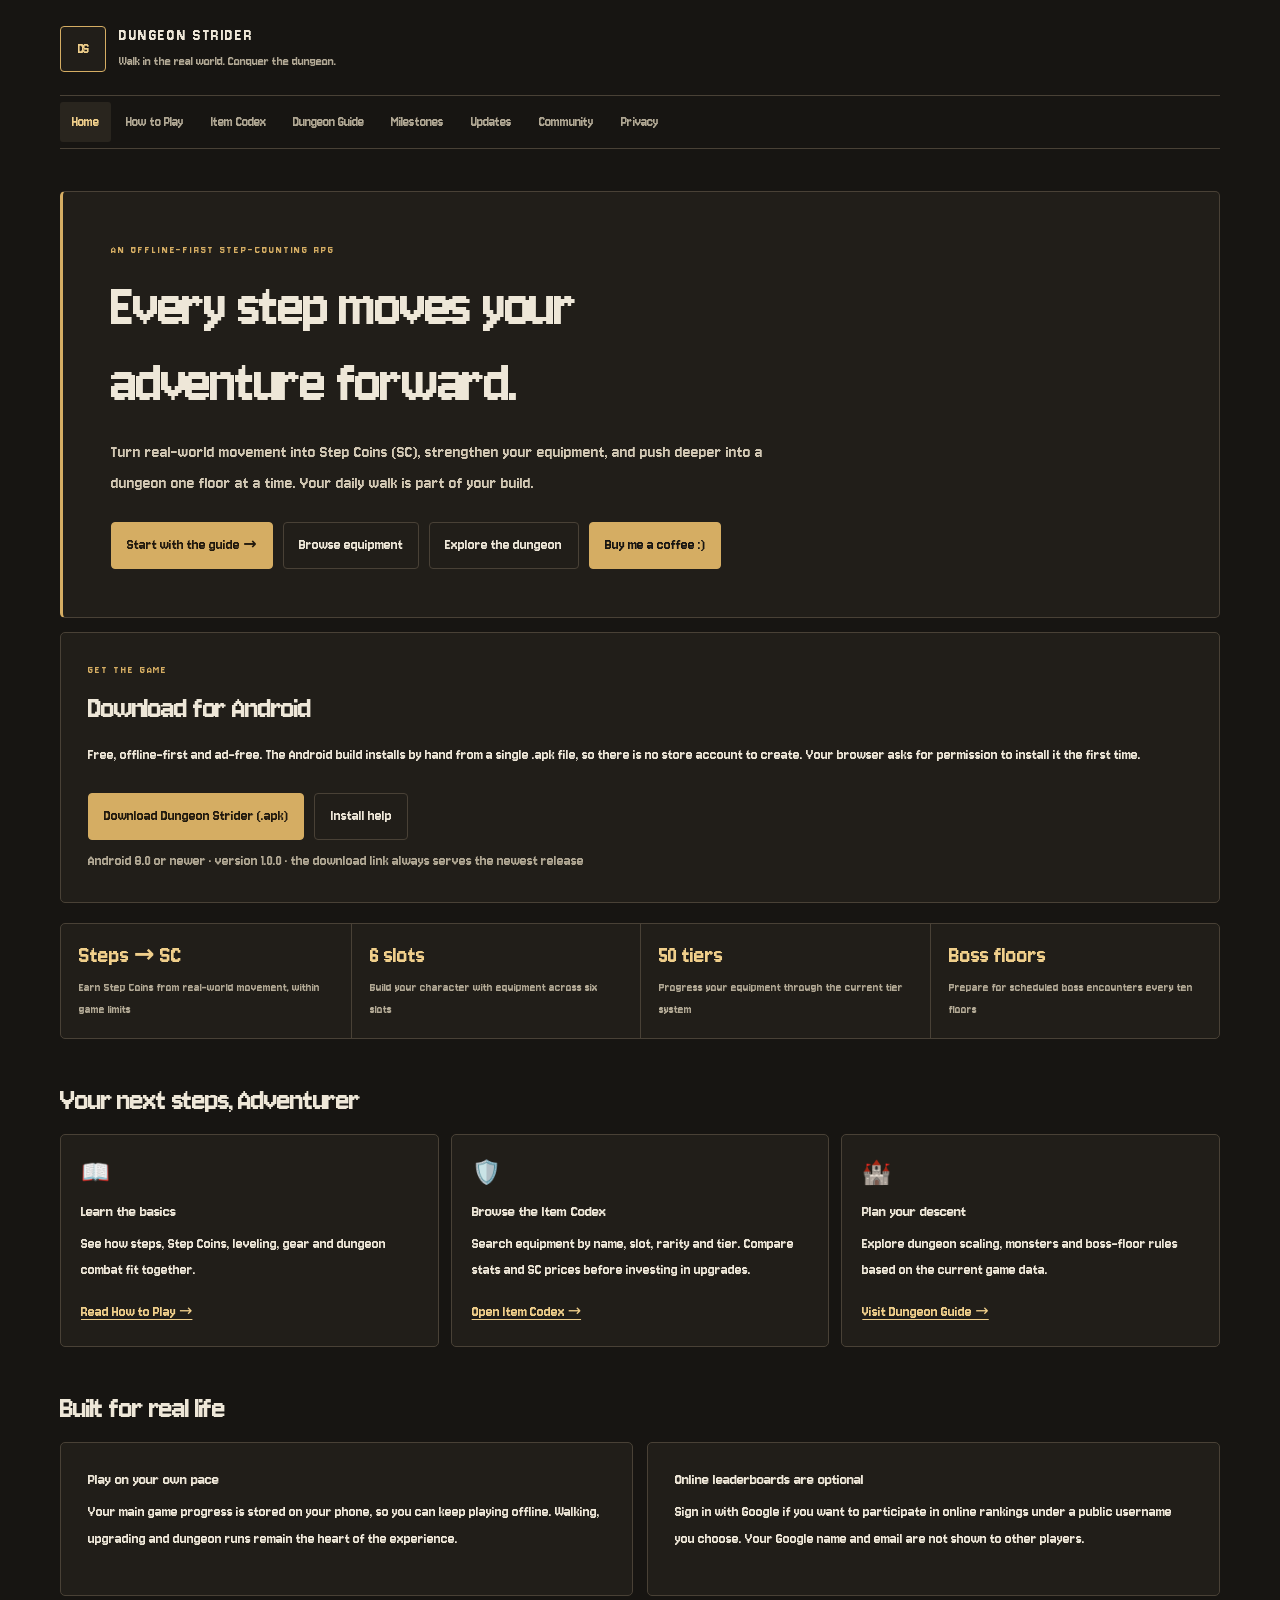
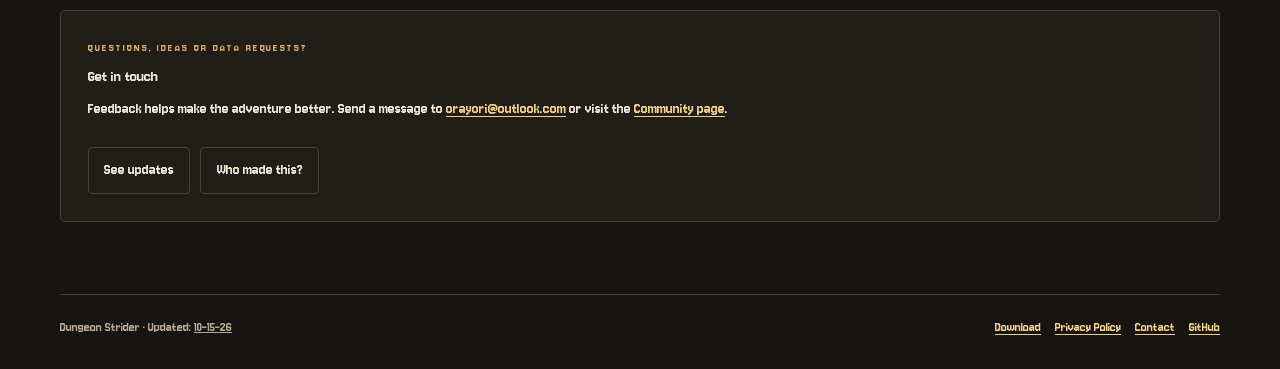
<file: index.html>
<!doctype html>
<html lang="en">
<head>
  <meta charset="utf-8">
  <meta name="viewport" content="width=device-width, initial-scale=1">
  <title>Dungeon Strider · Walk. Gear Up. Descend.</title>
  <meta name="description" content="Dungeon Strider is an offline-first step-counting RPG. Turn real-world steps into Step Coins, improve your equipment, and explore the dungeon.">
  <meta name="theme-color" content="#171512">
  <link rel="stylesheet" href="assets/site.css">
</head>
<body>
<header class="site-header">
  <div class="brand-row">
    <div class="brand-mark" aria-hidden="true">DS</div>
    <div>
      <p class="brand-name">DUNGEON STRIDER</p>
      <p class="brand-tagline">Walk in the real world. Conquer the dungeon.</p>
    </div>
  </div>
  <nav class="site-nav" aria-label="Main navigation">
    <a href="index.html" aria-current="page">Home</a>
    <a href="guide.html">How to Play</a>
    <a href="items.html">Item Codex</a>
    <a href="dungeons.html">Dungeon Guide</a>
    <a href="milestones.html">Milestones</a>
    <a href="updates.html">Updates</a>
    <a href="community.html">Community</a>
    <a href="privacy.html">Privacy</a>
  </nav>
</header>

<main class="page">
  <section class="hero">
    <p class="eyebrow">An offline-first step-counting RPG</p>
    <h1>Every step moves your adventure forward.</h1>
    <p class="lead">Turn real-world movement into Step Coins (SC), strengthen your equipment, and push deeper into a dungeon one floor at a time. Your daily walk is part of your build.</p>
    <div class="hero-actions">
      <a class="button" href="guide.html">Start with the guide →</a>
      <a class="button secondary" href="items.html">Browse equipment</a>
      <a class="button secondary" href="dungeons.html">Explore the dungeon</a>
      <a class="button coffee-button" href="https://buymeacoffee.com/orayori" target="_blank" rel="noopener noreferrer">Buy me a coffee :)</a>
    </div>
  </section>

  <section class="panel" style="margin-top:14px" aria-label="Get the game">
    <p class="eyebrow">Get the game</p>
    <h2 style="margin-top:0">Download for Android</h2>
    <p>Free, offline-first and ad-free. The Android build installs by hand from a single <strong>.apk</strong> file, so there is no store account to create. Your browser asks for permission to install it the first time.</p>
    <div class="hero-actions">
      <a class="button" href="https://github.com/Orayori/dungeon-strider-site/releases/latest/download/dungeonstrider.apk">Download Dungeon Strider (.apk)</a>
      <a class="button secondary" href="install.html">Install help</a>
    </div>
    <p class="muted" style="margin-bottom:0">Android 8.0 or newer · version 1.0.0 · the download link always serves the newest release</p>
  </section>

  <div class="stats" aria-label="Game highlights">
    <div class="stat"><strong>Steps → SC</strong><span>Earn Step Coins from real-world movement, within game limits</span></div>
    <div class="stat"><strong>6 slots</strong><span>Build your character with equipment across six slots</span></div>
    <div class="stat"><strong>50 tiers</strong><span>Progress your equipment through the current tier system</span></div>
    <div class="stat"><strong>Boss floors</strong><span>Prepare for scheduled boss encounters every ten floors</span></div>
  </div>

  <h2>Your next steps, Adventurer</h2>
  <div class="card-grid">
    <article class="info-card">
      <div class="icon" aria-hidden="true">📖</div>
      <h3>Learn the basics</h3>
      <p>See how steps, Step Coins, leveling, gear and dungeon combat fit together.</p>
      <p><a href="guide.html">Read How to Play →</a></p>
    </article>
    <article class="info-card">
      <div class="icon" aria-hidden="true">🛡️</div>
      <h3>Browse the Item Codex</h3>
      <p>Search equipment by name, slot, rarity and tier. Compare stats and SC prices before investing in upgrades.</p>
      <p><a href="items.html">Open Item Codex →</a></p>
    </article>
    <article class="info-card">
      <div class="icon" aria-hidden="true">🏰</div>
      <h3>Plan your descent</h3>
      <p>Explore dungeon scaling, monsters and boss-floor rules based on the current game data.</p>
      <p><a href="dungeons.html">Visit Dungeon Guide →</a></p>
    </article>
  </div>

  <h2>Built for real life</h2>
  <div class="two-col">
    <section class="panel">
      <h3>Play on your own pace</h3>
      <p>Your main game progress is stored on your phone, so you can keep playing offline. Walking, upgrading and dungeon runs remain the heart of the experience.</p>
    </section>
    <section class="panel">
      <h3>Online leaderboards are optional</h3>
      <p>Sign in with Google if you want to participate in online rankings under a public username you choose. Your Google name and email are not shown to other players.</p>
    </section>
  </div>

  <section class="panel" style="margin-top:14px">
    <p class="eyebrow">Questions, ideas or data requests?</p>
    <h3>Get in touch</h3>
    <p>Feedback helps make the adventure better. Send a message to <a href="mailto:orayori@outlook.com">orayori@outlook.com</a> or visit the <a href="community.html">Community page</a>.</p>
    <div class="hero-actions">
      <a class="button secondary" href="updates.html">See updates</a>
      <a class="button secondary" href="https://github.com/Orayori">Who made this?</a>
    </div>
  </section>
</main>

<footer class="site-footer">
  <span>Dungeon Strider · Updated: <u>10-15-26</u></span>
  <div class="footer-links">
    <a href="install.html">Download</a>
    <a href="privacy.html">Privacy Policy</a>
    <a href="mailto:orayori@outlook.com">Contact</a>
    <a href="https://github.com/Orayori/dungeon-strider-site">GitHub</a>
  </div>
</footer>
</body>
</html>
</file>
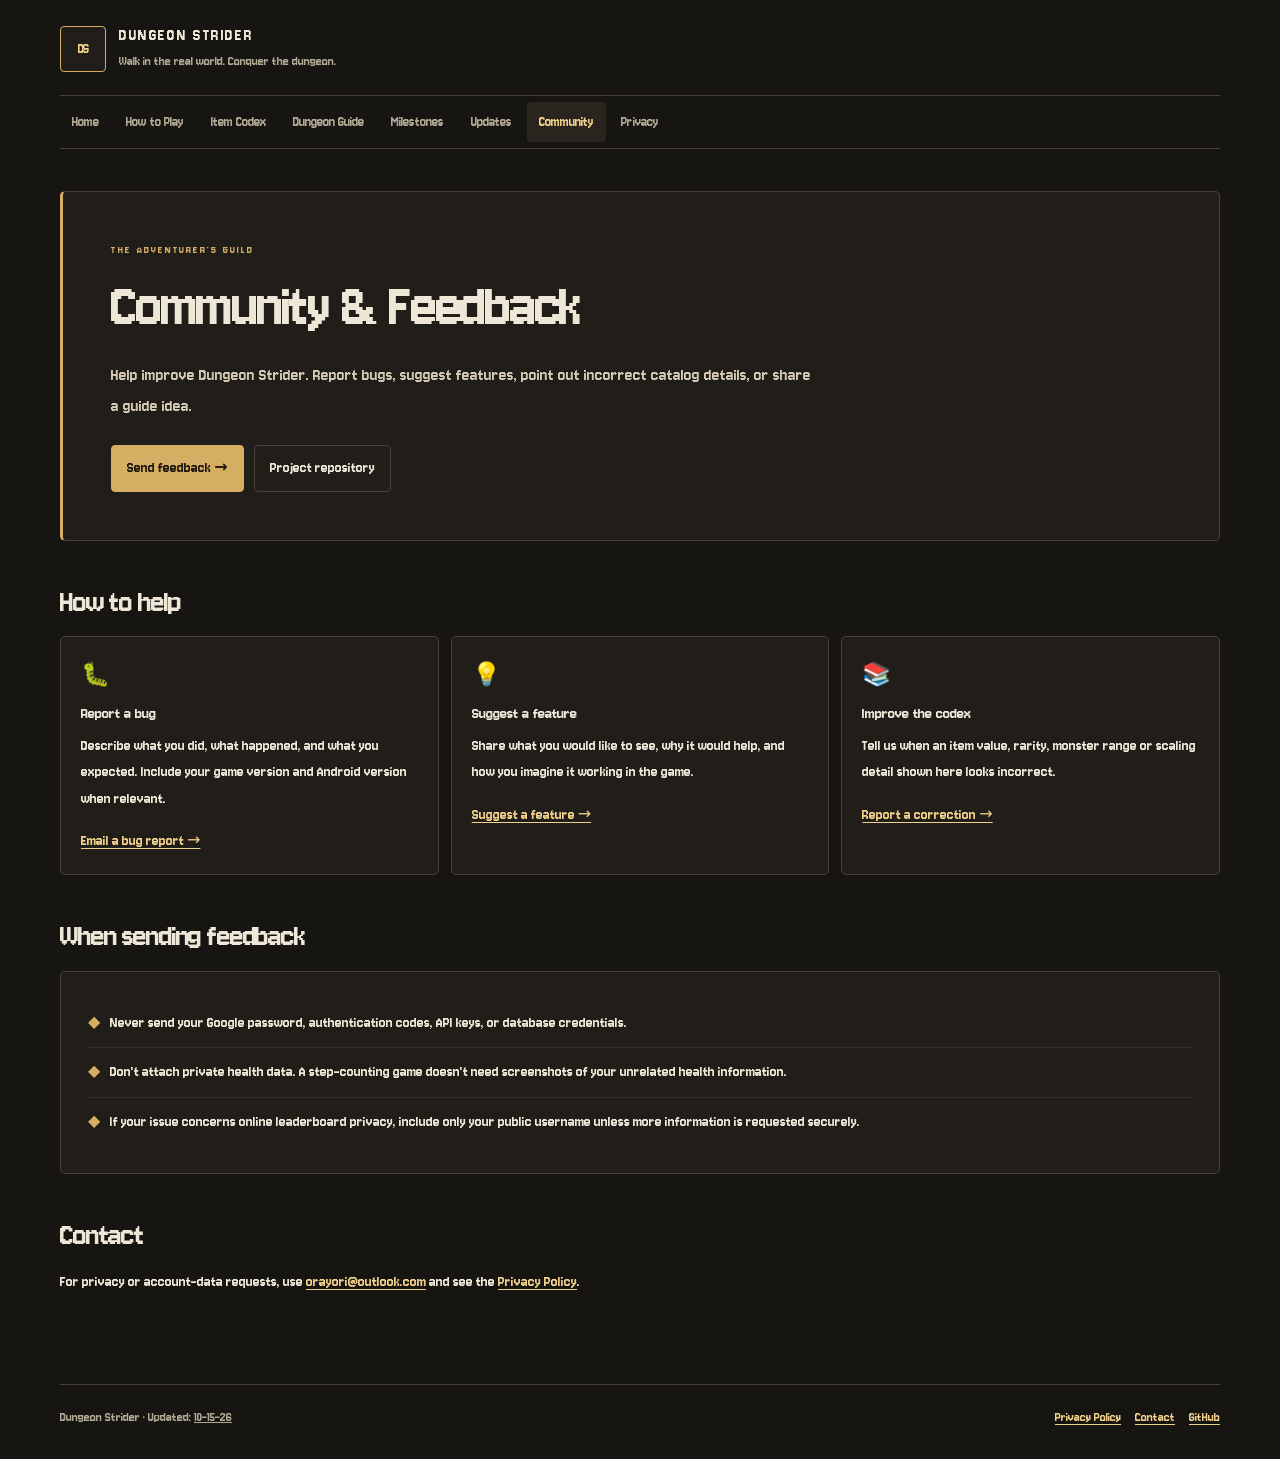
<file: community.html>
<!doctype html>
<html lang="en"><head><meta charset="utf-8"><meta name="viewport" content="width=device-width,initial-scale=1">
<title>Community & Feedback · Dungeon Strider</title><meta name="description" content="Send feedback, report a bug or suggest features for Dungeon Strider."><meta name="theme-color" content="#171512">
<link rel="stylesheet" href="assets/site.css"></head><body>
<header class="site-header">
  <div class="brand-row">
    <div class="brand-mark" aria-hidden="true">DS</div>
    <div><p class="brand-name">DUNGEON STRIDER</p><p class="brand-tagline">Walk in the real world. Conquer the dungeon.</p></div>
  </div>
  <nav class="site-nav" aria-label="Main navigation"><a href="index.html">Home</a><a href="guide.html">How to Play</a><a href="items.html">Item Codex</a><a href="dungeons.html">Dungeon Guide</a><a href="milestones.html">Milestones</a><a href="updates.html">Updates</a><a href="community.html" aria-current="page">Community</a><a href="privacy.html">Privacy</a></nav>
</header>
<main class="page">
<section class="hero"><p class="eyebrow">The adventurer's guild</p><h1>Community & Feedback</h1><p class="lead">Help improve Dungeon Strider. Report bugs, suggest features, point out incorrect catalog details, or share a guide idea.</p><div class="hero-actions"><a class="button" href="mailto:orayori@outlook.com?subject=Dungeon%20Strider%20feedback">Send feedback →</a><a class="button secondary" href="https://github.com/Orayori/dungeon-strider">Project repository</a></div></section>
<h2>How to help</h2><div class="card-grid"><article class="info-card"><div class="icon">🐛</div><h3>Report a bug</h3><p>Describe what you did, what happened, and what you expected. Include your game version and Android version when relevant.</p><a href="mailto:orayori@outlook.com?subject=Dungeon%20Strider%20bug%20report">Email a bug report →</a></article><article class="info-card"><div class="icon">💡</div><h3>Suggest a feature</h3><p>Share what you would like to see, why it would help, and how you imagine it working in the game.</p><a href="mailto:orayori@outlook.com?subject=Dungeon%20Strider%20feature%20suggestion">Suggest a feature →</a></article><article class="info-card"><div class="icon">📚</div><h3>Improve the codex</h3><p>Tell us when an item value, rarity, monster range or scaling detail shown here looks incorrect.</p><a href="mailto:orayori@outlook.com?subject=Dungeon%20Strider%20codex%20correction">Report a correction →</a></article></div>
<h2>When sending feedback</h2><section class="panel"><ul class="list-clean"><li><span class="check-icon">◆</span><span>Never send your Google password, authentication codes, API keys, or database credentials.</span></li><li><span class="check-icon">◆</span><span>Don't attach private health data. A step-counting game doesn't need screenshots of your unrelated health information.</span></li><li><span class="check-icon">◆</span><span>If your issue concerns online leaderboard privacy, include only your public username unless more information is requested securely.</span></li></ul></section>
<h2>Contact</h2><p>For privacy or account-data requests, use <a href="mailto:orayori@outlook.com">orayori@outlook.com</a> and see the <a href="privacy.html">Privacy Policy</a>.</p>
</main>
<footer class="site-footer"><span>Dungeon Strider · Updated: <u>10-15-26</u></span><div class="footer-links"><a href="privacy.html">Privacy Policy</a><a href="mailto:orayori@outlook.com">Contact</a><a href="https://github.com/Orayori/dungeon-strider-site">GitHub</a></div></footer>

</body></html>
</file>
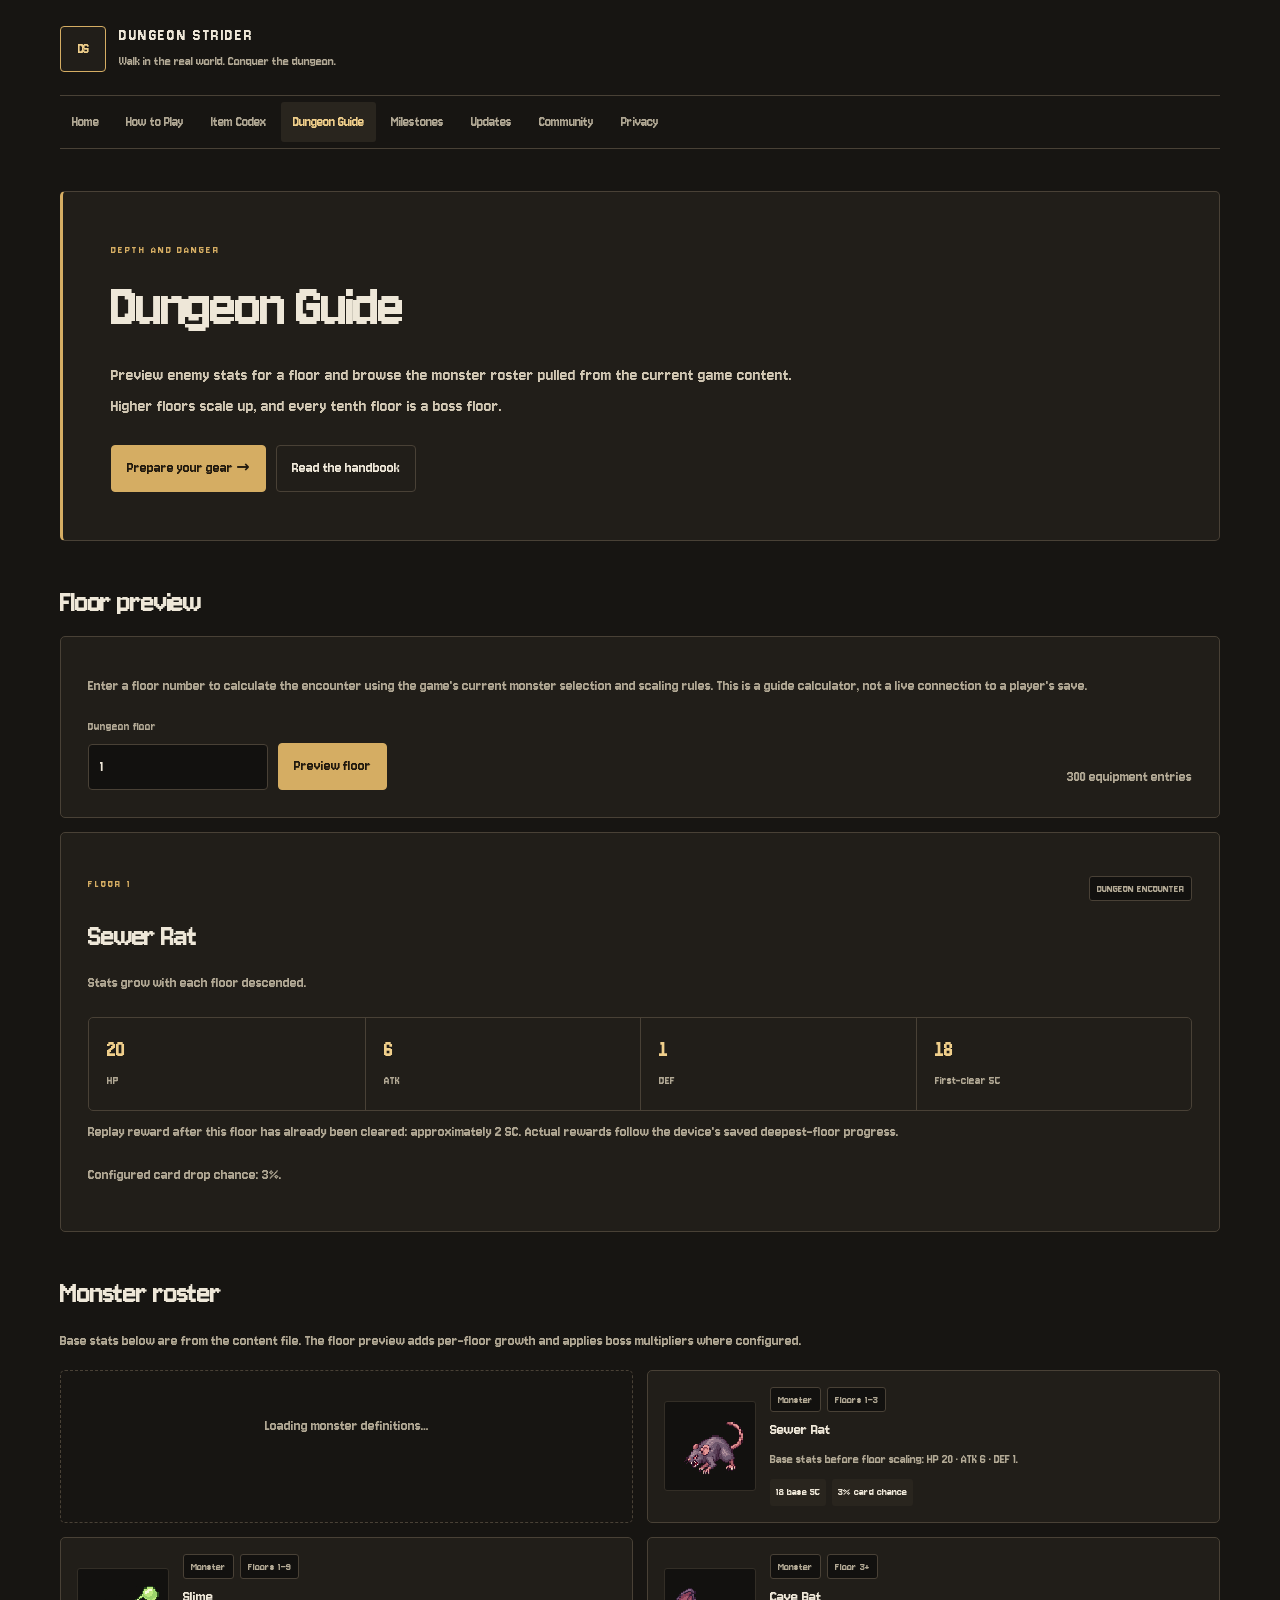
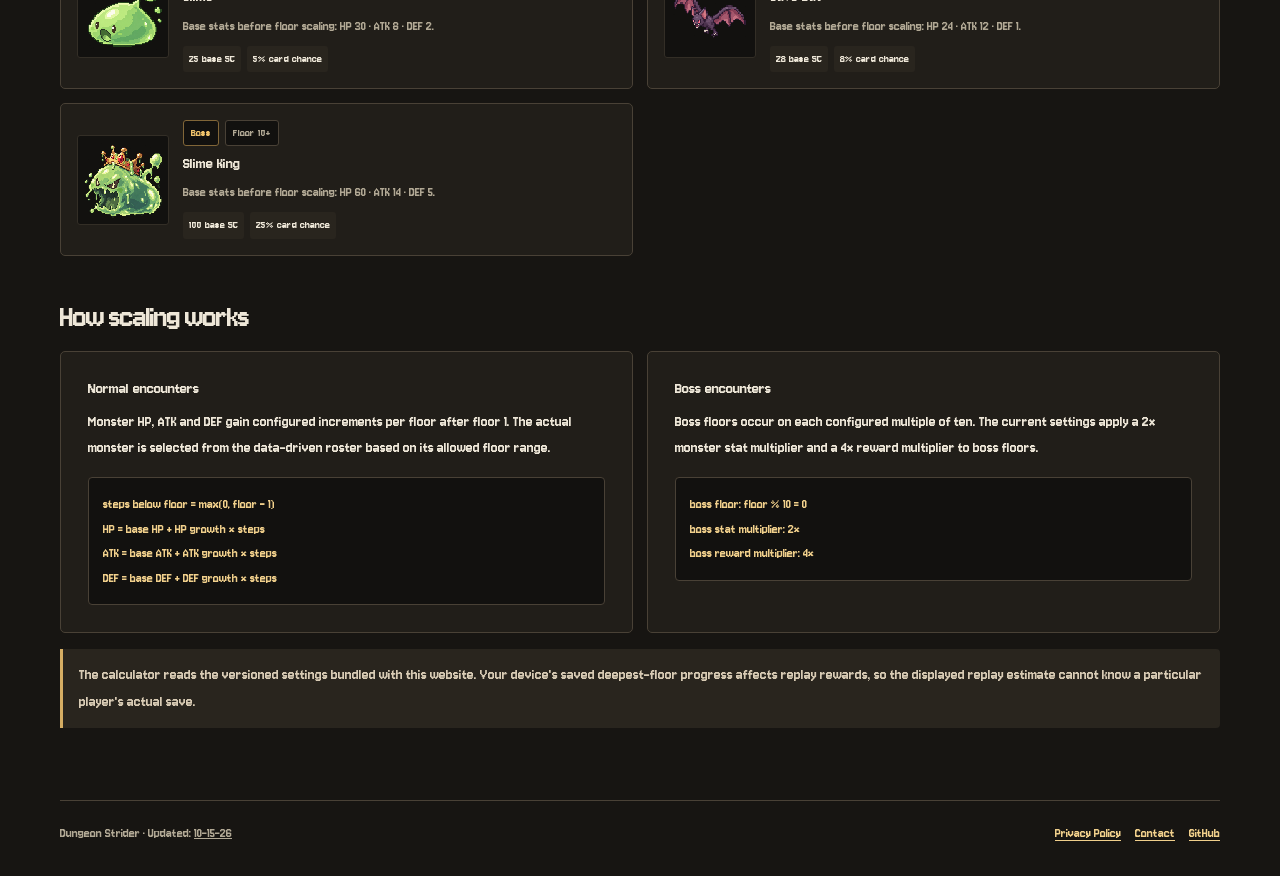
<file: dungeons.html>
<!doctype html>
<html lang="en"><head><meta charset="utf-8"><meta name="viewport" content="width=device-width,initial-scale=1">
<title>Dungeon Guide · Dungeon Strider</title><meta name="description" content="Preview dungeon encounters, monster stats, boss floors and Step Coin rewards using current game settings."><meta name="theme-color" content="#171512">
<link rel="stylesheet" href="assets/site.css"></head><body>
<header class="site-header">
  <div class="brand-row">
    <div class="brand-mark" aria-hidden="true">DS</div>
    <div><p class="brand-name">DUNGEON STRIDER</p><p class="brand-tagline">Walk in the real world. Conquer the dungeon.</p></div>
  </div>
  <nav class="site-nav" aria-label="Main navigation"><a href="index.html">Home</a><a href="guide.html">How to Play</a><a href="items.html">Item Codex</a><a href="dungeons.html" aria-current="page">Dungeon Guide</a><a href="milestones.html">Milestones</a><a href="updates.html">Updates</a><a href="community.html">Community</a><a href="privacy.html">Privacy</a></nav>
</header>
<main class="page">
<section class="hero"><p class="eyebrow">Depth and danger</p><h1>Dungeon Guide</h1><p class="lead">Preview enemy stats for a floor and browse the monster roster pulled from the current game content. Higher floors scale up, and every tenth floor is a boss floor.</p><div class="hero-actions"><a class="button" href="items.html">Prepare your gear →</a><a class="button secondary" href="guide.html">Read the handbook</a></div></section>
<h2>Floor preview</h2><section class="panel"><p class="muted">Enter a floor number to calculate the encounter using the game's current monster selection and scaling rules. This is a guide calculator, not a live connection to a player's save.</p><div style="display:flex;flex-wrap:wrap;align-items:end;gap:10px"><div class="field" style="min-width:180px"><label for="floor-input">Dungeon floor</label><input id="floor-input" type="number" min="1" max="999999" value="1" inputmode="numeric"></div><button id="calculate-floor" type="button">Preview floor</button><span id="item-count" class="muted" style="margin-left:auto">Loading current content…</span></div></section><div id="floor-result" style="margin-top:14px" aria-live="polite"></div>
<h2>Monster roster</h2><p class="muted">Base stats below are from the content file. The floor preview adds per-floor growth and applies boss multipliers where configured.</p><div id="monster-list" class="two-col"><div class="empty-state">Loading monster definitions…</div></div>
<h2>How scaling works</h2><div class="two-col"><section class="panel"><h3>Normal encounters</h3><p>Monster HP, ATK and DEF gain configured increments per floor after floor 1. The actual monster is selected from the data-driven roster based on its allowed floor range.</p><div class="formula">steps below floor = max(0, floor − 1)<br>HP = base HP + HP growth × steps<br>ATK = base ATK + ATK growth × steps<br>DEF = base DEF + DEF growth × steps</div></section><section class="panel"><h3>Boss encounters</h3><p>Boss floors occur on each configured multiple of ten. The current settings apply a 2× monster stat multiplier and a 4× reward multiplier to boss floors.</p><div class="formula">boss floor: floor % 10 = 0<br>boss stat multiplier: 2×<br>boss reward multiplier: 4×</div></section></div>
<div class="callout" style="margin-top:16px">The calculator reads the versioned settings bundled with this website. Your device's saved deepest-floor progress affects replay rewards, so the displayed replay estimate cannot know a particular player's actual save.</div>
</main>
<footer class="site-footer"><span>Dungeon Strider · Updated: <u>10-15-26</u></span><div class="footer-links"><a href="privacy.html">Privacy Policy</a><a href="mailto:orayori@outlook.com">Contact</a><a href="https://github.com/Orayori/dungeon-strider-site">GitHub</a></div></footer>
<script src="assets/codex-data.js"></script><script src="assets/dungeons.js"></script>
</body></html>
</file>
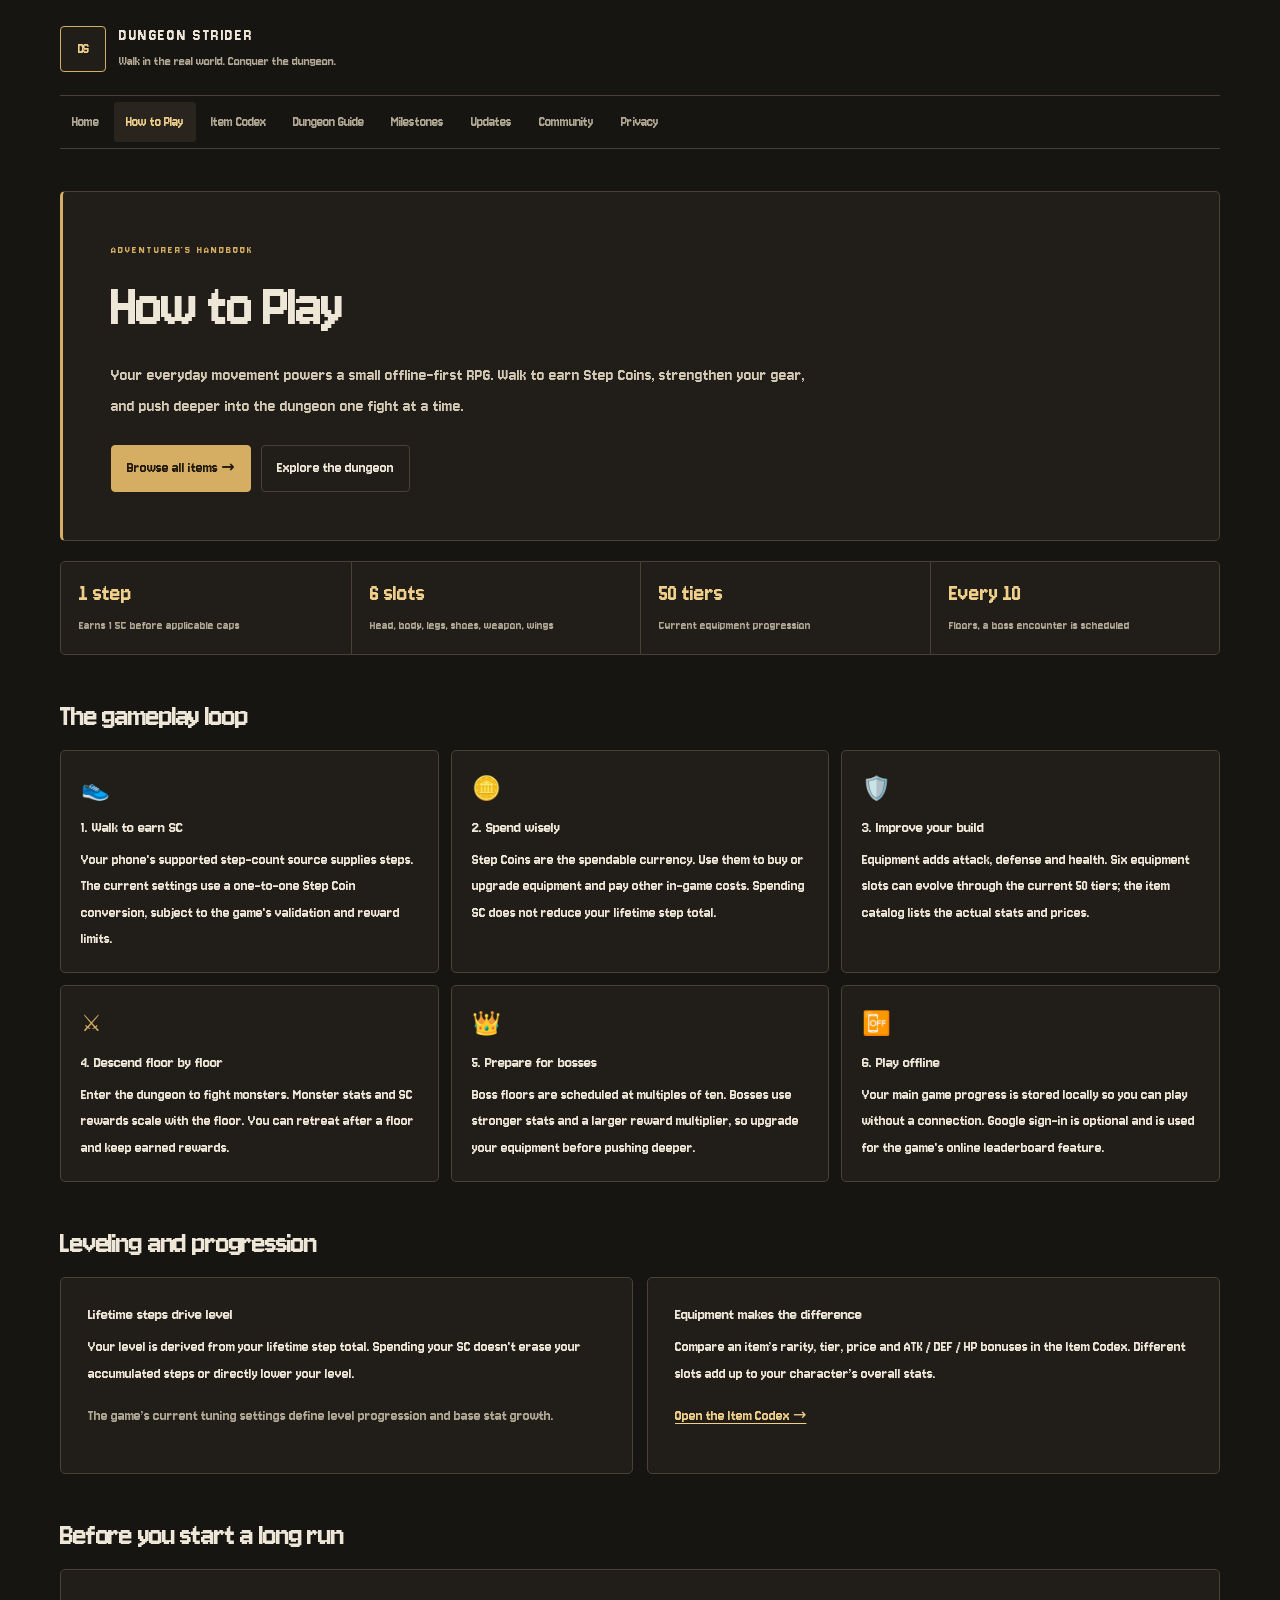
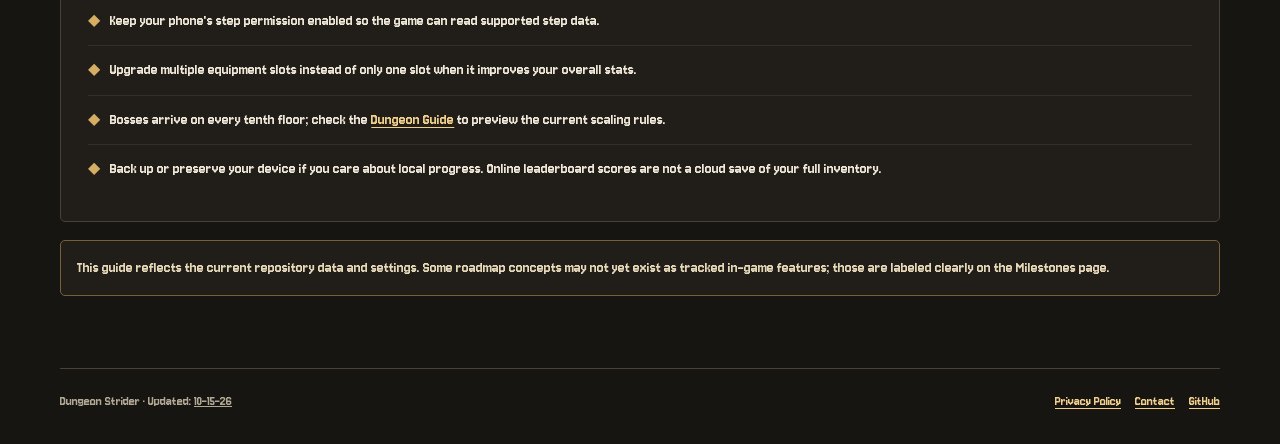
<file: guide.html>
<!doctype html>
<html lang="en"><head><meta charset="utf-8"><meta name="viewport" content="width=device-width,initial-scale=1">
<title>How to Play · Dungeon Strider</title><meta name="description" content="Learn how steps, Step Coins, equipment and dungeon floors work in Dungeon Strider."><meta name="theme-color" content="#171512">
<link rel="stylesheet" href="assets/site.css"></head><body>
<header class="site-header">
  <div class="brand-row">
    <div class="brand-mark" aria-hidden="true">DS</div>
    <div><p class="brand-name">DUNGEON STRIDER</p><p class="brand-tagline">Walk in the real world. Conquer the dungeon.</p></div>
  </div>
  <nav class="site-nav" aria-label="Main navigation"><a href="index.html">Home</a><a href="guide.html" aria-current="page">How to Play</a><a href="items.html">Item Codex</a><a href="dungeons.html">Dungeon Guide</a><a href="milestones.html">Milestones</a><a href="updates.html">Updates</a><a href="community.html">Community</a><a href="privacy.html">Privacy</a></nav>
</header>
<main class="page">
<section class="hero"><p class="eyebrow">Adventurer's handbook</p><h1>How to Play</h1><p class="lead">Your everyday movement powers a small offline-first RPG. Walk to earn Step Coins, strengthen your gear, and push deeper into the dungeon one fight at a time.</p><div class="hero-actions"><a class="button" href="items.html">Browse all items →</a><a class="button secondary" href="dungeons.html">Explore the dungeon</a></div></section>
<div class="stats"><div class="stat"><strong>1 step</strong><span>Earns 1 SC before applicable caps</span></div><div class="stat"><strong>6 slots</strong><span>Head, body, legs, shoes, weapon, wings</span></div><div class="stat"><strong>50 tiers</strong><span>Current equipment progression</span></div><div class="stat"><strong>Every 10</strong><span>Floors, a boss encounter is scheduled</span></div></div>
<h2>The gameplay loop</h2><div class="card-grid">
<article class="info-card"><div class="icon">👟</div><h3>1. Walk to earn SC</h3><p>Your phone's supported step-count source supplies steps. The current settings use a one-to-one Step Coin conversion, subject to the game's validation and reward limits.</p></article>
<article class="info-card"><div class="icon">🪙</div><h3>2. Spend wisely</h3><p>Step Coins are the spendable currency. Use them to buy or upgrade equipment and pay other in-game costs. Spending SC does not reduce your lifetime step total.</p></article>
<article class="info-card"><div class="icon">🛡️</div><h3>3. Improve your build</h3><p>Equipment adds attack, defense and health. Six equipment slots can evolve through the current 50 tiers; the item catalog lists the actual stats and prices.</p></article>
<article class="info-card"><div class="icon">⚔️</div><h3>4. Descend floor by floor</h3><p>Enter the dungeon to fight monsters. Monster stats and SC rewards scale with the floor. You can retreat after a floor and keep earned rewards.</p></article>
<article class="info-card"><div class="icon">👑</div><h3>5. Prepare for bosses</h3><p>Boss floors are scheduled at multiples of ten. Bosses use stronger stats and a larger reward multiplier, so upgrade your equipment before pushing deeper.</p></article>
<article class="info-card"><div class="icon">📴</div><h3>6. Play offline</h3><p>Your main game progress is stored locally so you can play without a connection. Google sign-in is optional and is used for the game's online leaderboard feature.</p></article>
</div>
<h2>Leveling and progression</h2><div class="two-col"><section class="panel"><h3>Lifetime steps drive level</h3><p>Your level is derived from your lifetime step total. Spending your SC doesn't erase your accumulated steps or directly lower your level.</p><p class="muted">The game’s current tuning settings define level progression and base stat growth.</p></section><section class="panel"><h3>Equipment makes the difference</h3><p>Compare an item’s rarity, tier, price and ATK / DEF / HP bonuses in the Item Codex. Different slots add up to your character’s overall stats.</p><p><a href="items.html">Open the Item Codex →</a></p></section></div>
<h2>Before you start a long run</h2><div class="panel"><ul class="list-clean"><li><span class="check-icon">◆</span><span>Keep your phone's step permission enabled so the game can read supported step data.</span></li><li><span class="check-icon">◆</span><span>Upgrade multiple equipment slots instead of only one slot when it improves your overall stats.</span></li><li><span class="check-icon">◆</span><span>Bosses arrive on every tenth floor; check the <a href="dungeons.html">Dungeon Guide</a> to preview the current scaling rules.</span></li><li><span class="check-icon">◆</span><span>Back up or preserve your device if you care about local progress. Online leaderboard scores are not a cloud save of your full inventory.</span></li></ul></div>
<div class="notice" style="margin-top:18px">This guide reflects the current repository data and settings. Some roadmap concepts may not yet exist as tracked in-game features; those are labeled clearly on the Milestones page.</div>
</main>
<footer class="site-footer"><span>Dungeon Strider · Updated: <u>10-15-26</u></span><div class="footer-links"><a href="privacy.html">Privacy Policy</a><a href="mailto:orayori@outlook.com">Contact</a><a href="https://github.com/Orayori/dungeon-strider-site">GitHub</a></div></footer>

</body></html>
</file>
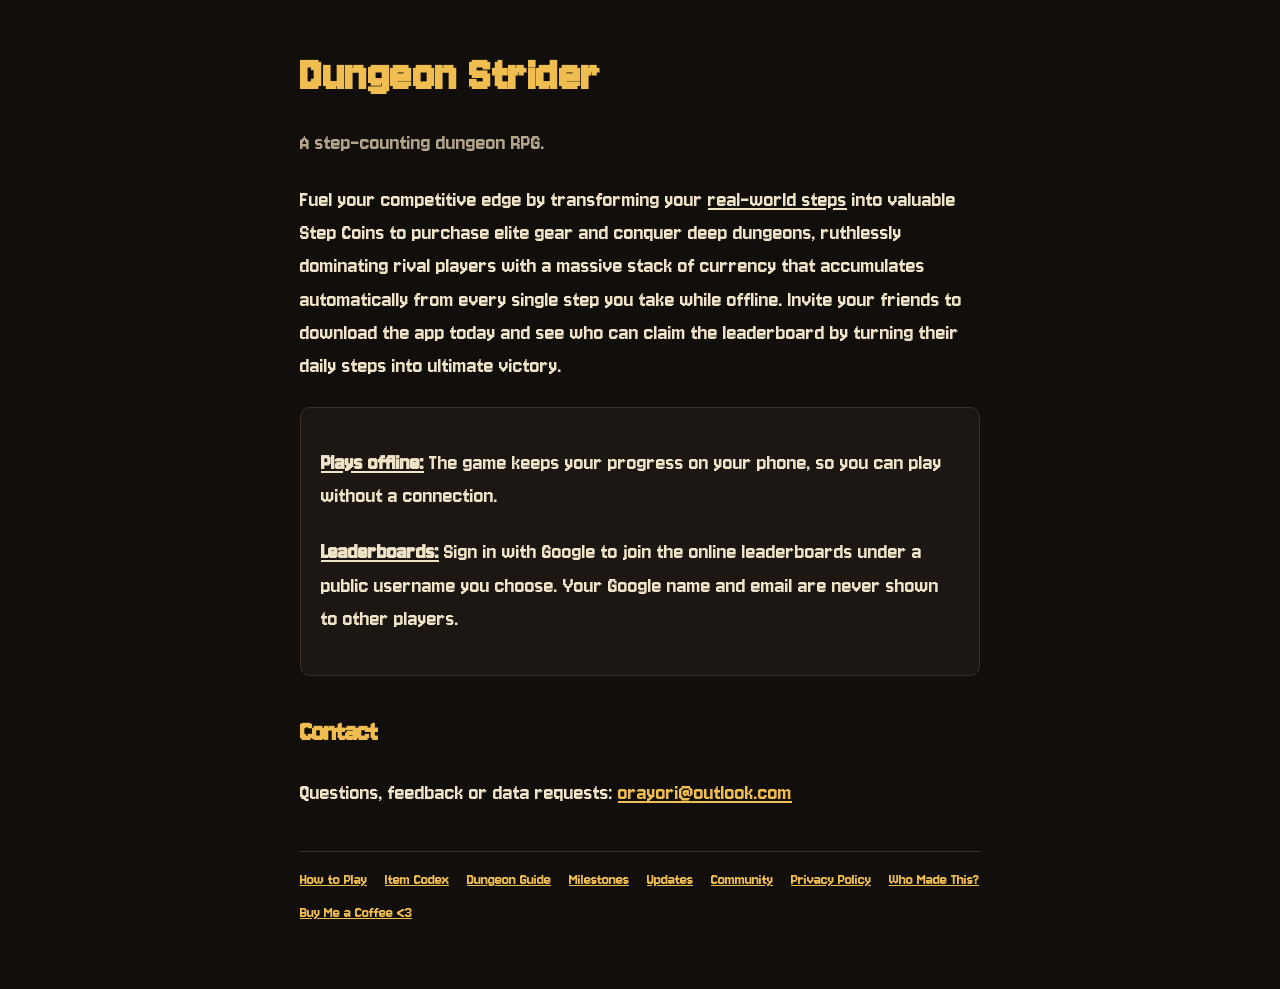
<file: index from chatgpt.html>
<!doctype html>
<html lang="en"><head><meta charset="utf-8">
<meta name="viewport" content="width=device-width,initial-scale=1">
<title>Dungeon Strider</title>
<meta name="description" content="Dungeon Strider is a step-counting dungeon RPG. Walk in real life to power your character.">
<style>
@font-face{font-family:"Jersey 10";src:url("Jersey10-Regular.ttf") format("truetype");font-display:swap}
:root{--bg:#120E0C;--card:#1d1714;--text:#efe3c8;--dim:#b3a58a;--gold:#f0be50;--line:#3a3028}
*{box-sizing:border-box}
body{margin:0;background:var(--bg);color:var(--text);font:23px/1.45 "Jersey 10",ui-monospace,Consolas,monospace}
main{max-width:720px;margin:0 auto;padding:48px 20px 64px}
h1{font-size:3.2rem;line-height:1.1;margin:0 0 8px;color:var(--gold);letter-spacing:.5px}
h2{font-size:1.8rem;margin:36px 0 8px;color:var(--gold)}
p,li{color:var(--text)}.dim{color:var(--dim)}
a{color:var(--gold)}
ul{padding-left:22px}
.card{background:var(--card);border:1px solid var(--line);border-radius:10px;padding:16px 20px;margin:12px 0}
nav{display:flex;flex-wrap:wrap;gap:9px 18px;margin-top:40px;padding-top:16px;border-top:1px solid var(--line);font-size:1.05rem}
nav a{margin-right:0}
@media(max-width:600px){main{padding:30px 15px 46px}h1{font-size:2.7rem}body{font-size:20px}nav{gap:8px 14px}}
</style></head><body><main>
<h1>Dungeon Strider</h1>
<p class="dim">A step-counting dungeon RPG.</p>
<p>Fuel your competitive edge by transforming your <u>real-world steps</u> into valuable Step Coins to purchase elite gear and conquer deep dungeons, ruthlessly dominating rival players with a massive stack of currency that accumulates automatically from every single step you take while offline.
Invite your friends to download the app today and see who can claim the leaderboard by turning their daily steps into ultimate victory.</p>
<div class="card">
<p><b><u>Plays offline:</u></b> The game keeps your progress on your phone, so you can play without a connection.</p>
<p><b><u>Leaderboards:</u></b> Sign in with Google to join the online leaderboards under a public username you choose. Your Google name and email are never shown to other players.</p>
</div>
<h2>Contact</h2>
<p>Questions, feedback or data requests: <a href="mailto:orayori@outlook.com">orayori@outlook.com</a></p>
<nav aria-label="Explore Dungeon Strider"><a href="guide.html">How to Play</a><a href="items.html">Item Codex</a><a href="dungeons.html">Dungeon Guide</a><a href="milestones.html">Milestones</a><a href="updates.html">Updates</a><a href="community.html">Community</a><a href="privacy.html">Privacy Policy</a><a href="https://github.com/Orayori">Who Made This?</a><a href="https://buymeacoffee.com/orayori">Buy Me a Coffee &lt;3</a></nav>
</main></body></html>
</file>
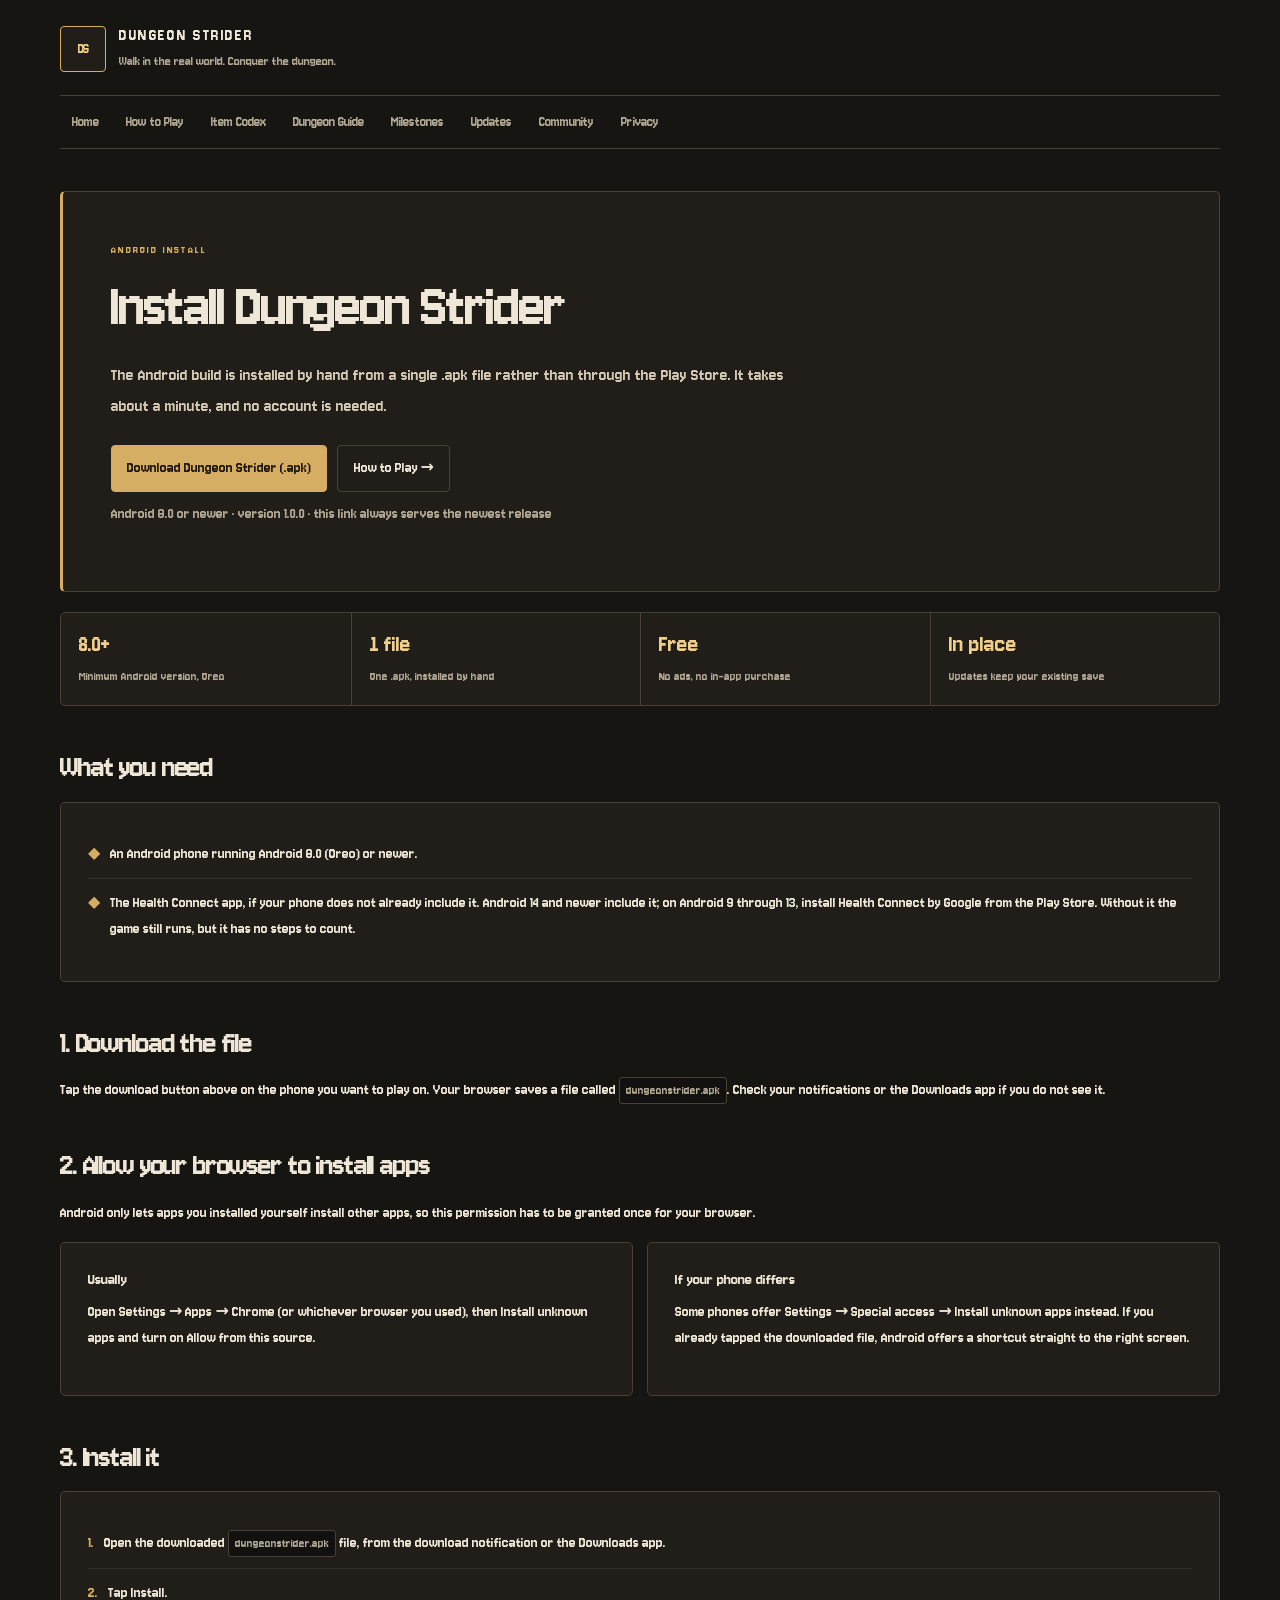
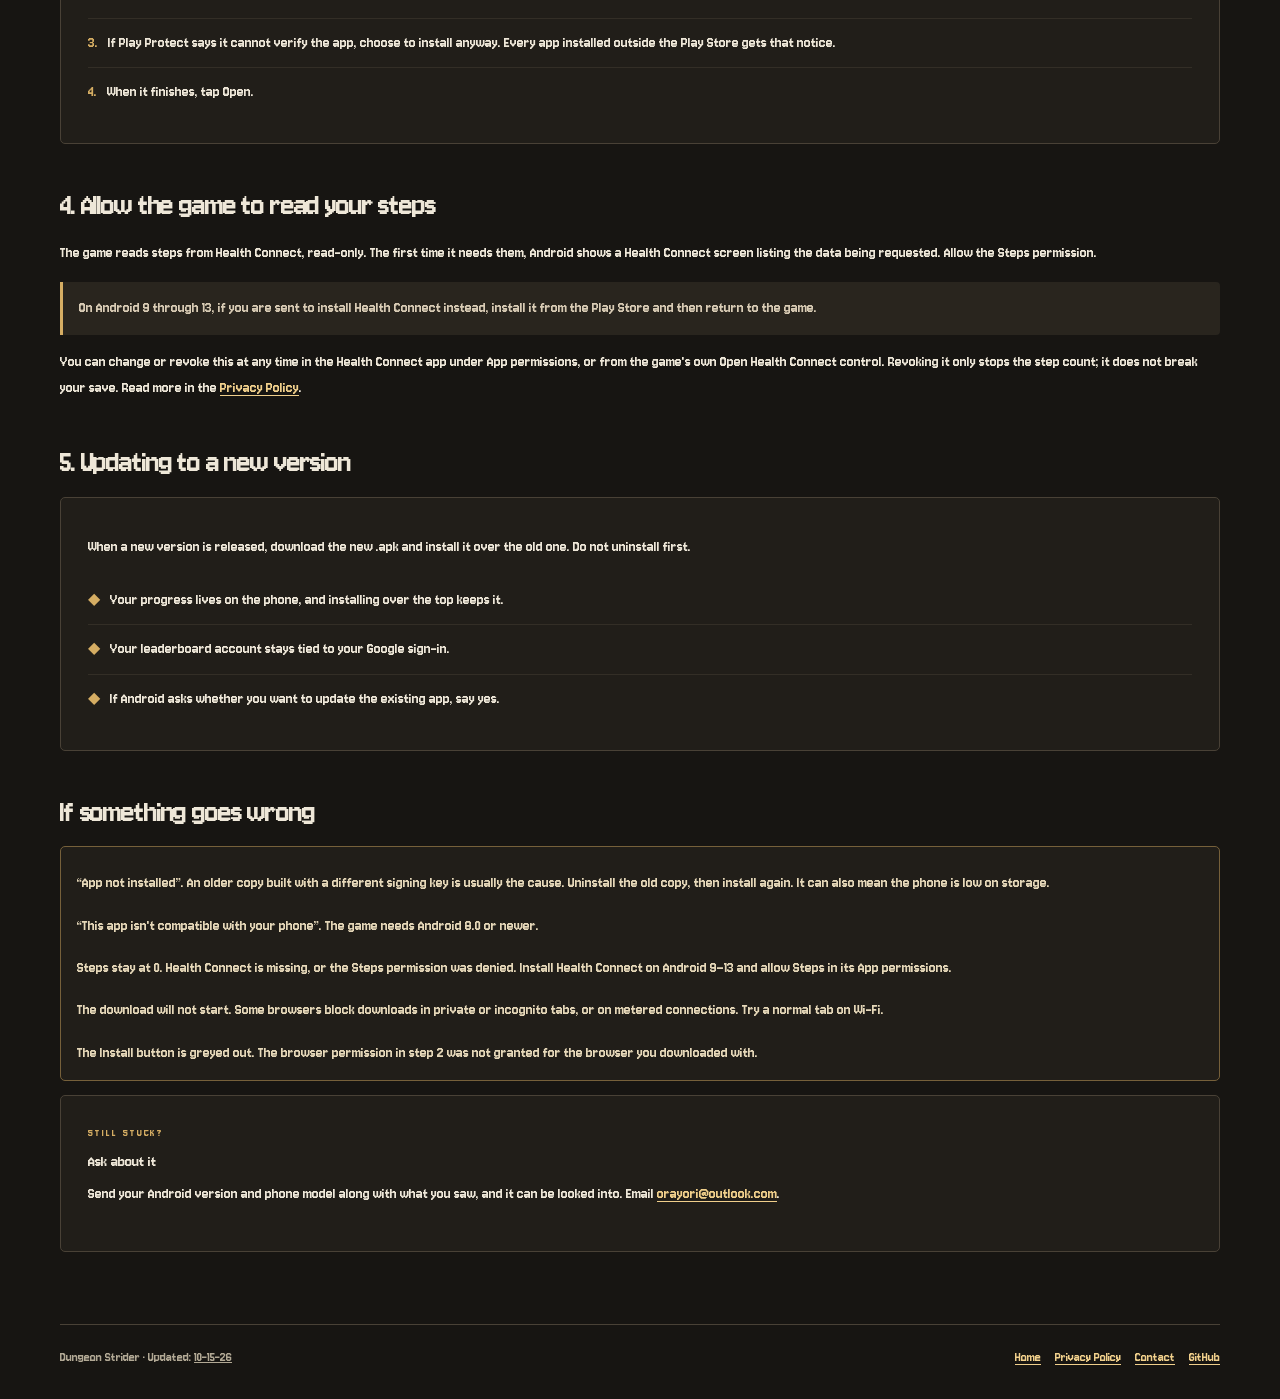
<file: install.html>
<!doctype html>
<html lang="en"><head><meta charset="utf-8"><meta name="viewport" content="width=device-width,initial-scale=1">
<title>Install on Android · Dungeon Strider</title><meta name="description" content="How to download and install the Dungeon Strider Android build by hand, allow the Health Connect steps permission, and update in place."><meta name="theme-color" content="#171512">
<link rel="stylesheet" href="assets/site.css"></head><body>
<header class="site-header">
  <div class="brand-row">
    <div class="brand-mark" aria-hidden="true">DS</div>
    <div><p class="brand-name">DUNGEON STRIDER</p><p class="brand-tagline">Walk in the real world. Conquer the dungeon.</p></div>
  </div>
  <nav class="site-nav" aria-label="Main navigation"><a href="index.html">Home</a><a href="guide.html">How to Play</a><a href="items.html">Item Codex</a><a href="dungeons.html">Dungeon Guide</a><a href="milestones.html">Milestones</a><a href="updates.html">Updates</a><a href="community.html">Community</a><a href="privacy.html">Privacy</a></nav>
</header>
<main class="page">
<section class="hero"><p class="eyebrow">Android install</p><h1>Install Dungeon Strider</h1><p class="lead">The Android build is installed by hand from a single <strong>.apk</strong> file rather than through the Play Store. It takes about a minute, and no account is needed.</p><div class="hero-actions"><a class="button" href="https://github.com/Orayori/dungeon-strider-site/releases/latest/download/dungeonstrider.apk">Download Dungeon Strider (.apk)</a><a class="button secondary" href="guide.html">How to Play →</a></div><p class="muted">Android 8.0 or newer · version 1.0.0 · this link always serves the newest release</p></section>
<div class="stats"><div class="stat"><strong>8.0+</strong><span>Minimum Android version, Oreo</span></div><div class="stat"><strong>1 file</strong><span>One .apk, installed by hand</span></div><div class="stat"><strong>Free</strong><span>No ads, no in-app purchase</span></div><div class="stat"><strong>In place</strong><span>Updates keep your existing save</span></div></div>
<h2>What you need</h2><div class="panel"><ul class="list-clean"><li><span class="check-icon">◆</span><span>An Android phone running <strong>Android 8.0 (Oreo) or newer</strong>.</span></li><li><span class="check-icon">◆</span><span>The <strong>Health Connect</strong> app, if your phone does not already include it. Android 14 and newer include it; on Android 9 through 13, install <em>Health Connect</em> by Google from the Play Store. Without it the game still runs, but it has no steps to count.</span></li></ul></div>
<h2>1. Download the file</h2><p>Tap the download button above on the phone you want to play on. Your browser saves a file called <span class="kbd">dungeonstrider.apk</span>. Check your notifications or the Downloads app if you do not see it.</p>
<h2>2. Allow your browser to install apps</h2><p>Android only lets apps you installed yourself install other apps, so this permission has to be granted once for your browser.</p><div class="two-col"><section class="panel"><h3>Usually</h3><p>Open <strong>Settings → Apps → Chrome</strong> (or whichever browser you used), then <strong>Install unknown apps</strong> and turn on <strong>Allow from this source</strong>.</p></section><section class="panel"><h3>If your phone differs</h3><p>Some phones offer <strong>Settings → Special access → Install unknown apps</strong> instead. If you already tapped the downloaded file, Android offers a shortcut straight to the right screen.</p></section></div>
<h2>3. Install it</h2><div class="panel"><ul class="list-clean"><li><span class="check-icon">1.</span><span>Open the downloaded <span class="kbd">dungeonstrider.apk</span> file, from the download notification or the Downloads app.</span></li><li><span class="check-icon">2.</span><span>Tap <strong>Install</strong>.</span></li><li><span class="check-icon">3.</span><span>If Play Protect says it cannot verify the app, choose to install anyway. Every app installed outside the Play Store gets that notice.</span></li><li><span class="check-icon">4.</span><span>When it finishes, tap <strong>Open</strong>.</span></li></ul></div>
<h2>4. Allow the game to read your steps</h2><p>The game reads steps from Health Connect, read-only. The first time it needs them, Android shows a Health Connect screen listing the data being requested. Allow the <strong>Steps</strong> permission.</p>
<div class="callout">On Android 9 through 13, if you are sent to install Health Connect instead, install it from the Play Store and then return to the game.</div>
<p style="margin-top:14px">You can change or revoke this at any time in the Health Connect app under <strong>App permissions</strong>, or from the game's own <strong>Open Health Connect</strong> control. Revoking it only stops the step count; it does not break your save. Read more in the <a href="privacy.html">Privacy Policy</a>.</p>
<h2>5. Updating to a new version</h2><div class="panel"><p>When a new version is released, download the new <strong>.apk</strong> and install it <strong>over</strong> the old one. Do not uninstall first.</p><ul class="list-clean"><li><span class="check-icon">◆</span><span>Your progress lives on the phone, and installing over the top keeps it.</span></li><li><span class="check-icon">◆</span><span>Your leaderboard account stays tied to your Google sign-in.</span></li><li><span class="check-icon">◆</span><span>If Android asks whether you want to update the existing app, say yes.</span></li></ul></div>

<h2>If something goes wrong</h2><div class="notice"><p><strong>“App not installed”.</strong> An older copy built with a different signing key is usually the cause. Uninstall the old copy, then install again. It can also mean the phone is low on storage.</p><p><strong>“This app isn't compatible with your phone”.</strong> The game needs Android 8.0 or newer.</p><p><strong>Steps stay at 0.</strong> Health Connect is missing, or the Steps permission was denied. Install Health Connect on Android 9–13 and allow Steps in its App permissions.</p><p><strong>The download will not start.</strong> Some browsers block downloads in private or incognito tabs, or on metered connections. Try a normal tab on Wi-Fi.</p><p style="margin-bottom:0"><strong>The Install button is greyed out.</strong> The browser permission in step 2 was not granted for the browser you downloaded with.</p></div>
<section class="panel" style="margin-top:14px"><p class="eyebrow">Still stuck?</p><h3>Ask about it</h3><p>Send your Android version and phone model along with what you saw, and it can be looked into. Email <a href="mailto:orayori@outlook.com">orayori@outlook.com</a>.</p></section>
</main>
<footer class="site-footer"><span>Dungeon Strider · Updated: <u>10-15-26</u></span><div class="footer-links"><a href="index.html">Home</a><a href="privacy.html">Privacy Policy</a><a href="mailto:orayori@outlook.com">Contact</a><a href="https://github.com/Orayori/dungeon-strider-site">GitHub</a></div></footer>
</body></html>
</file>
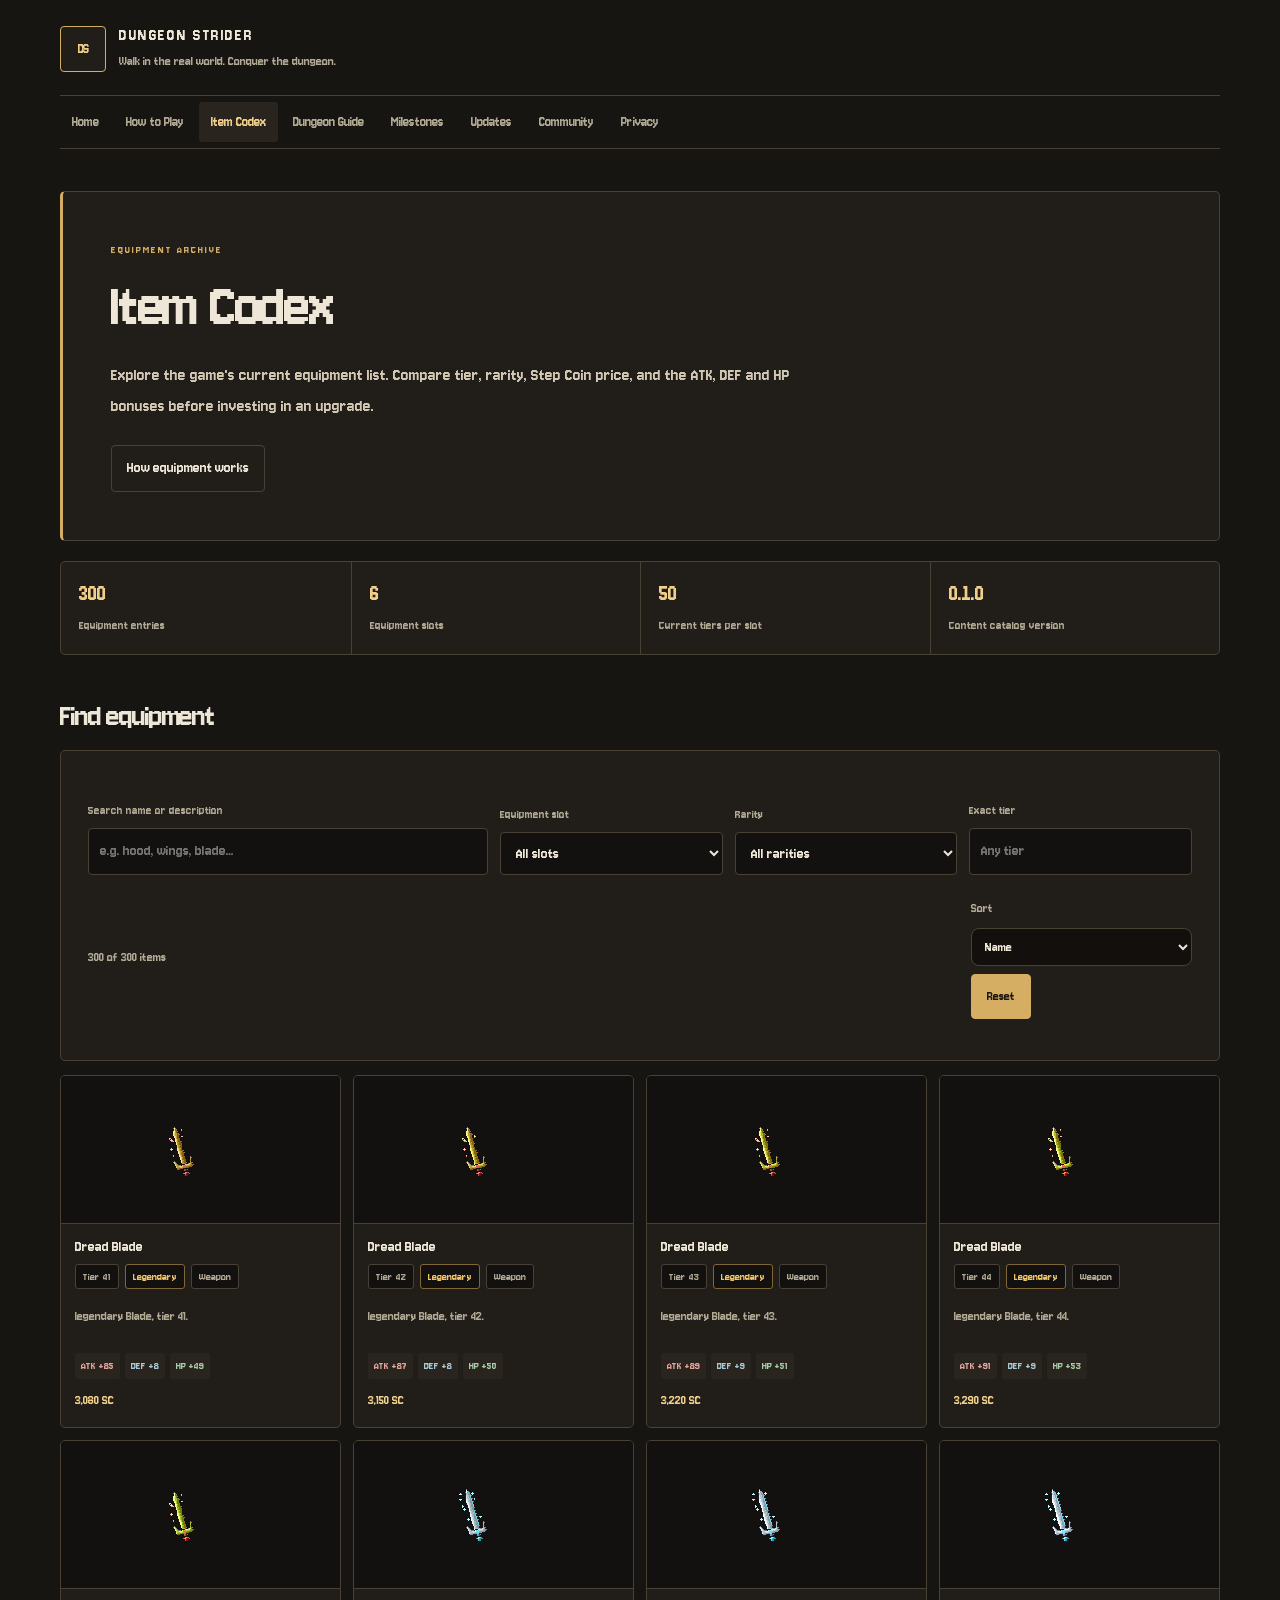
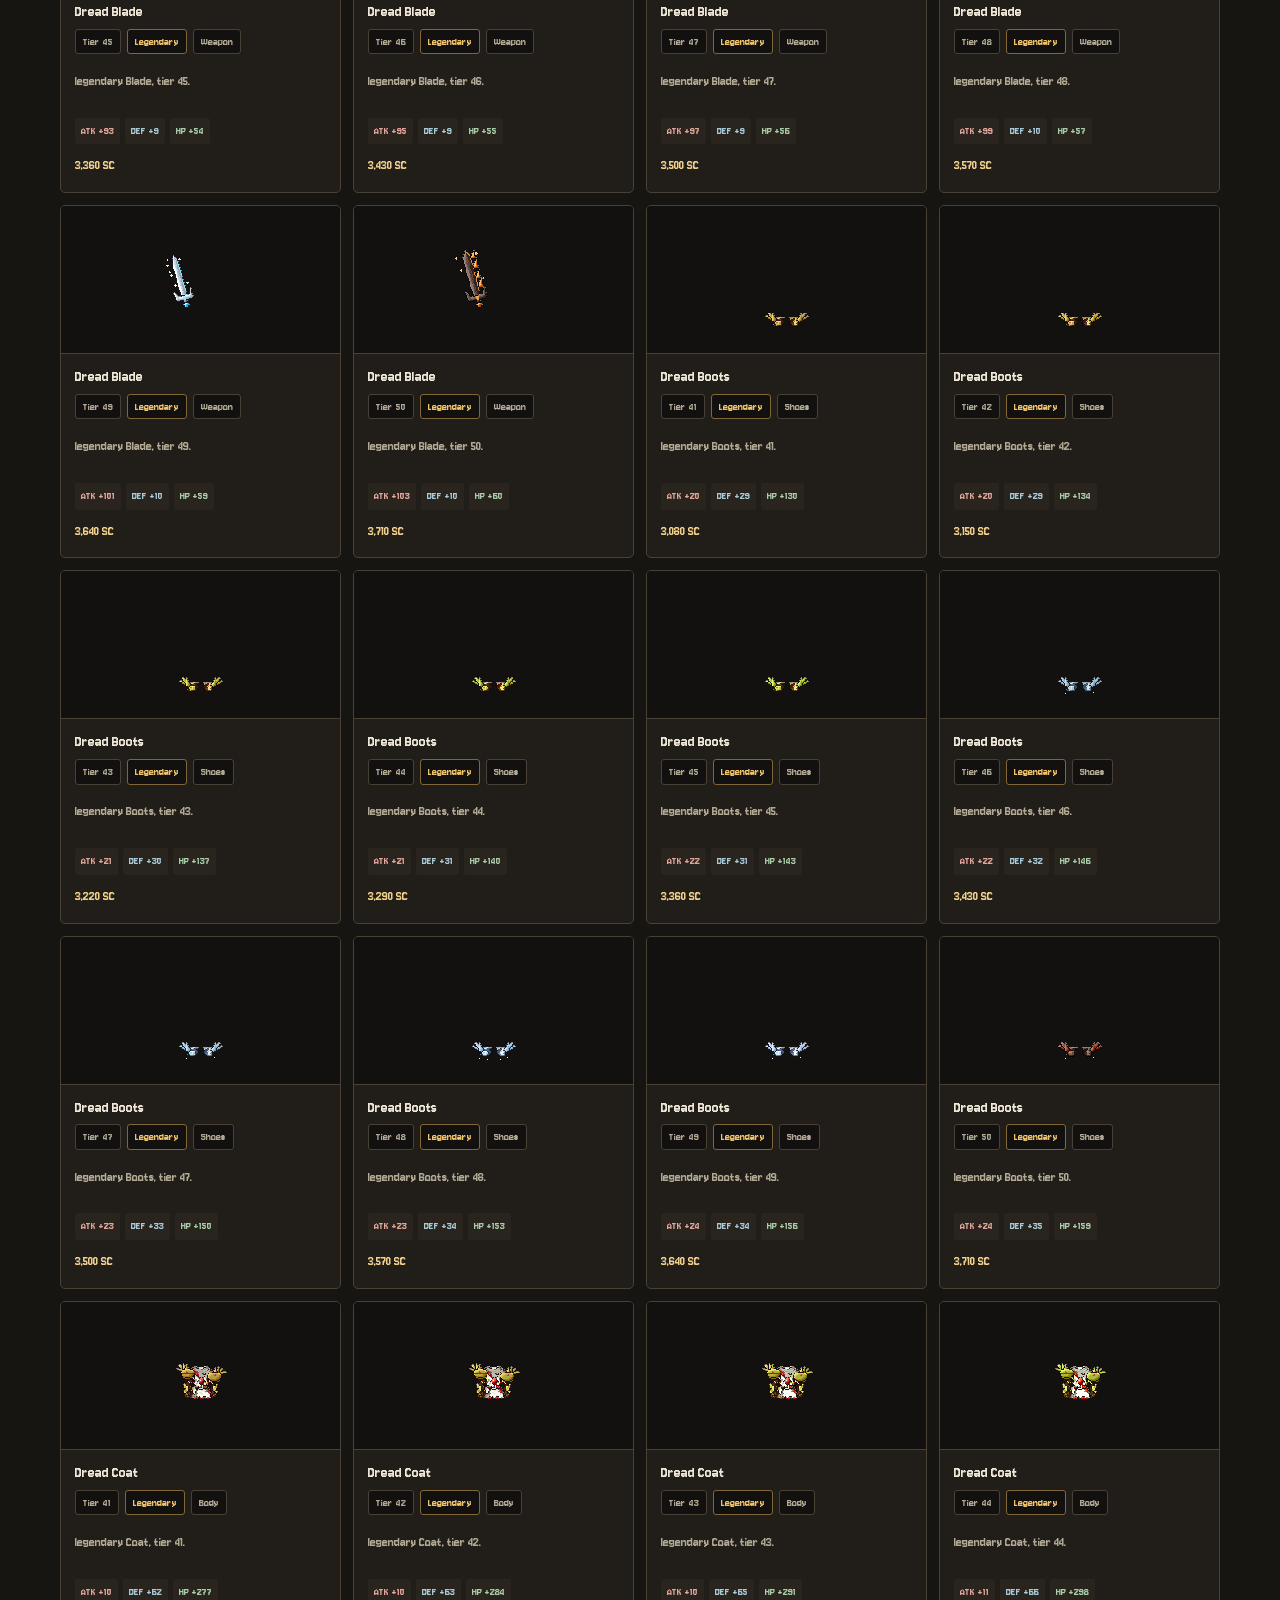
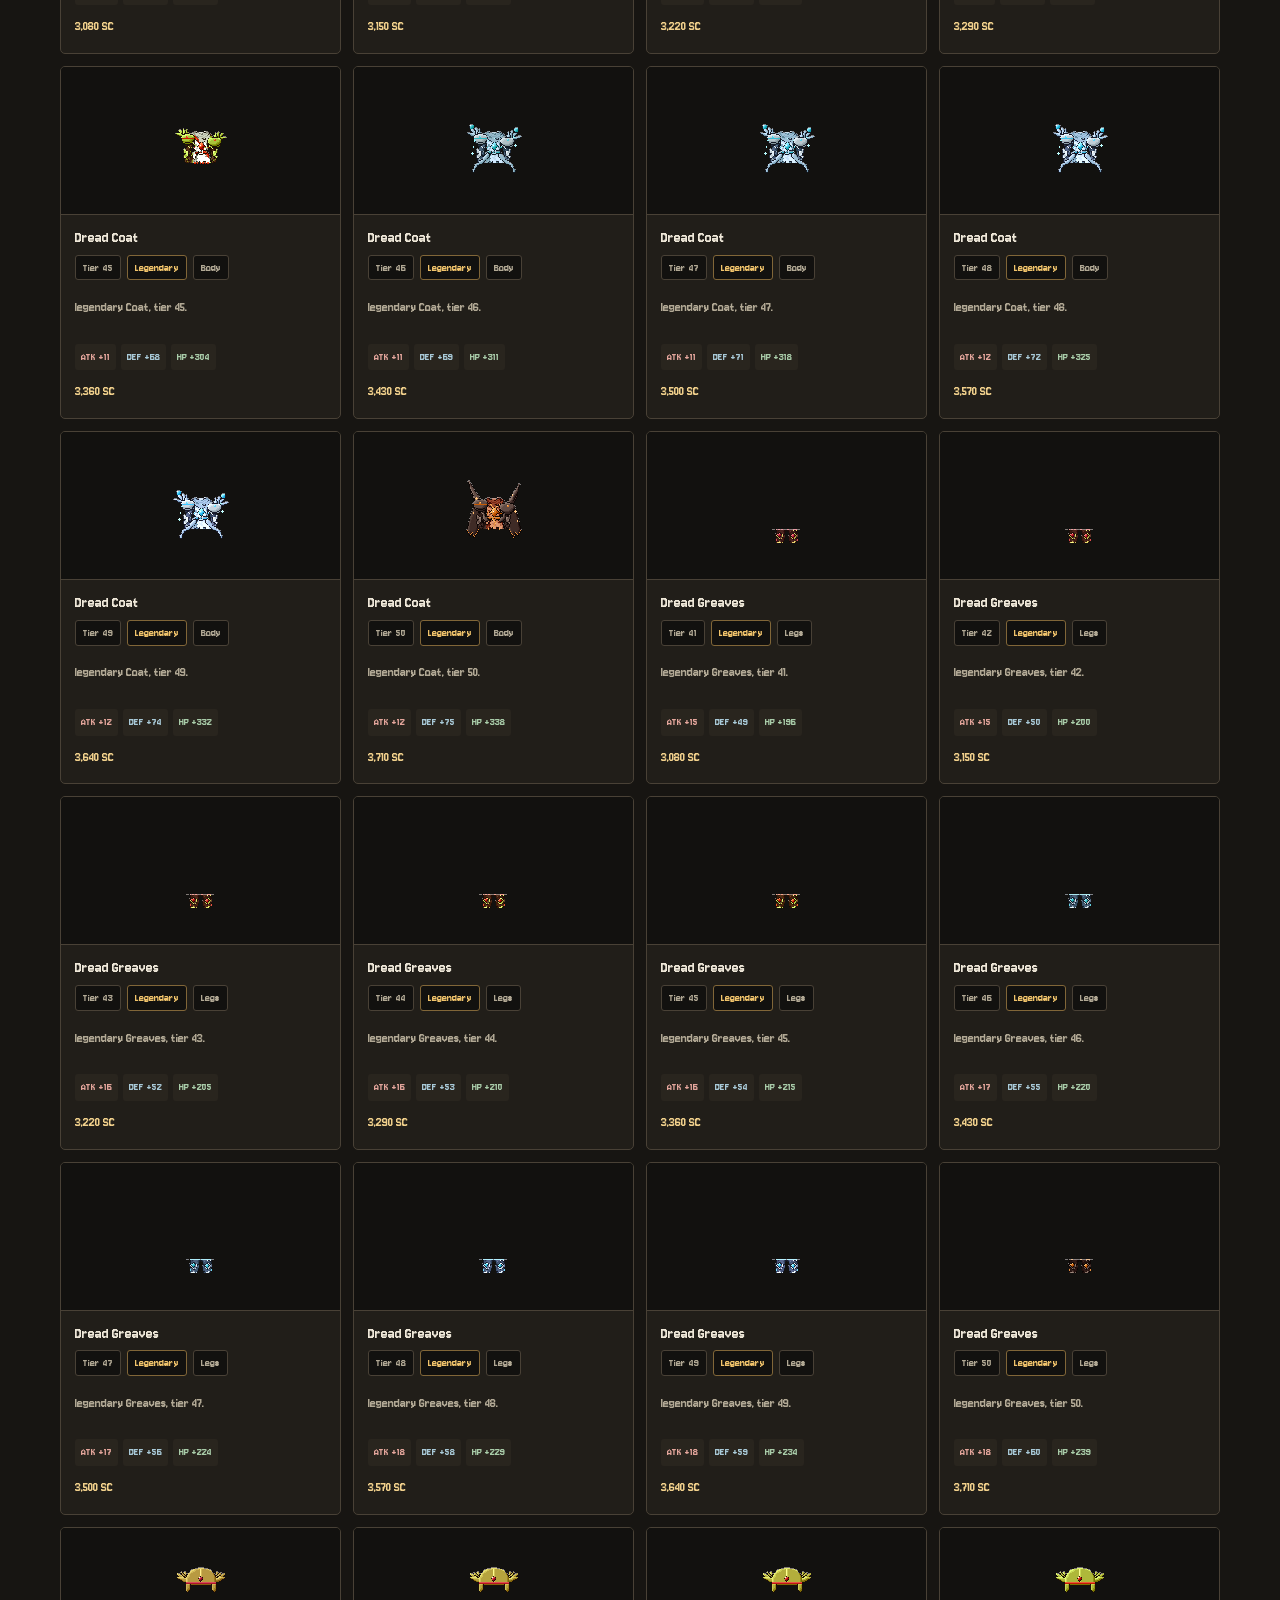
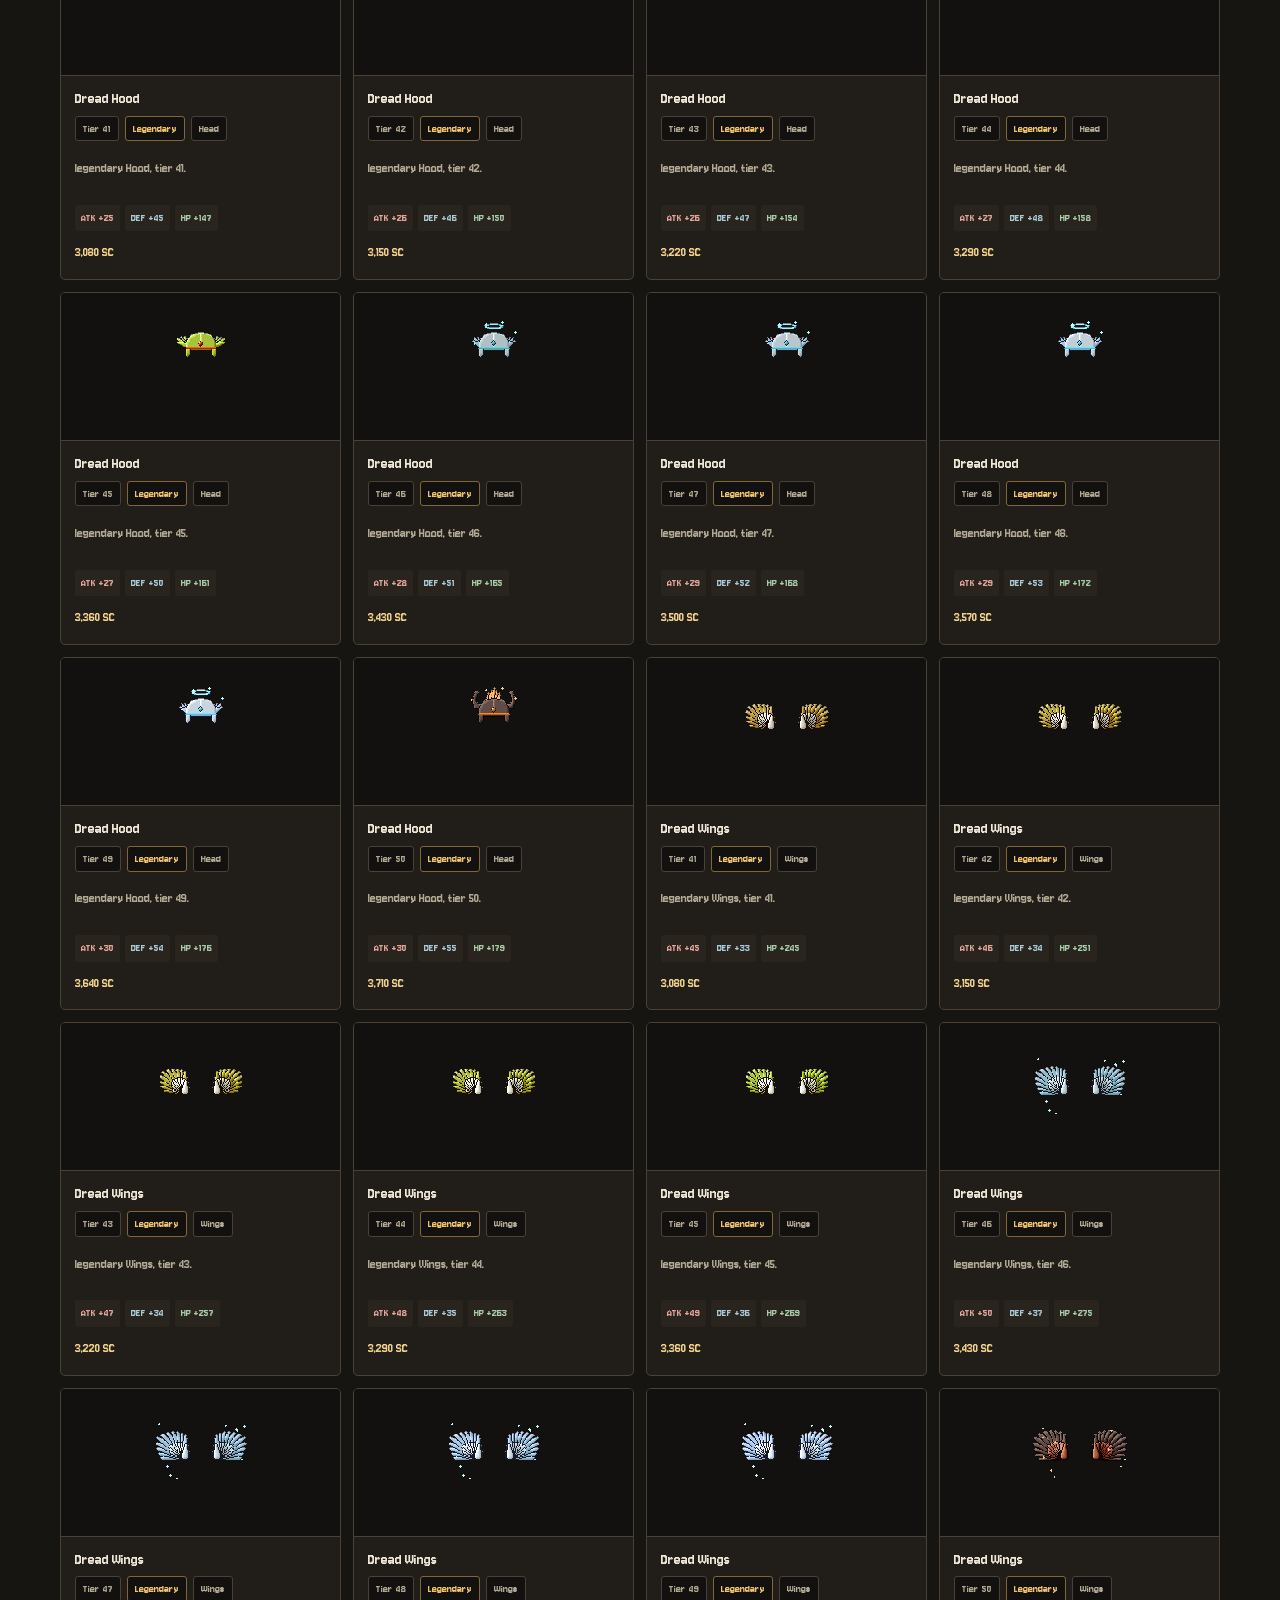
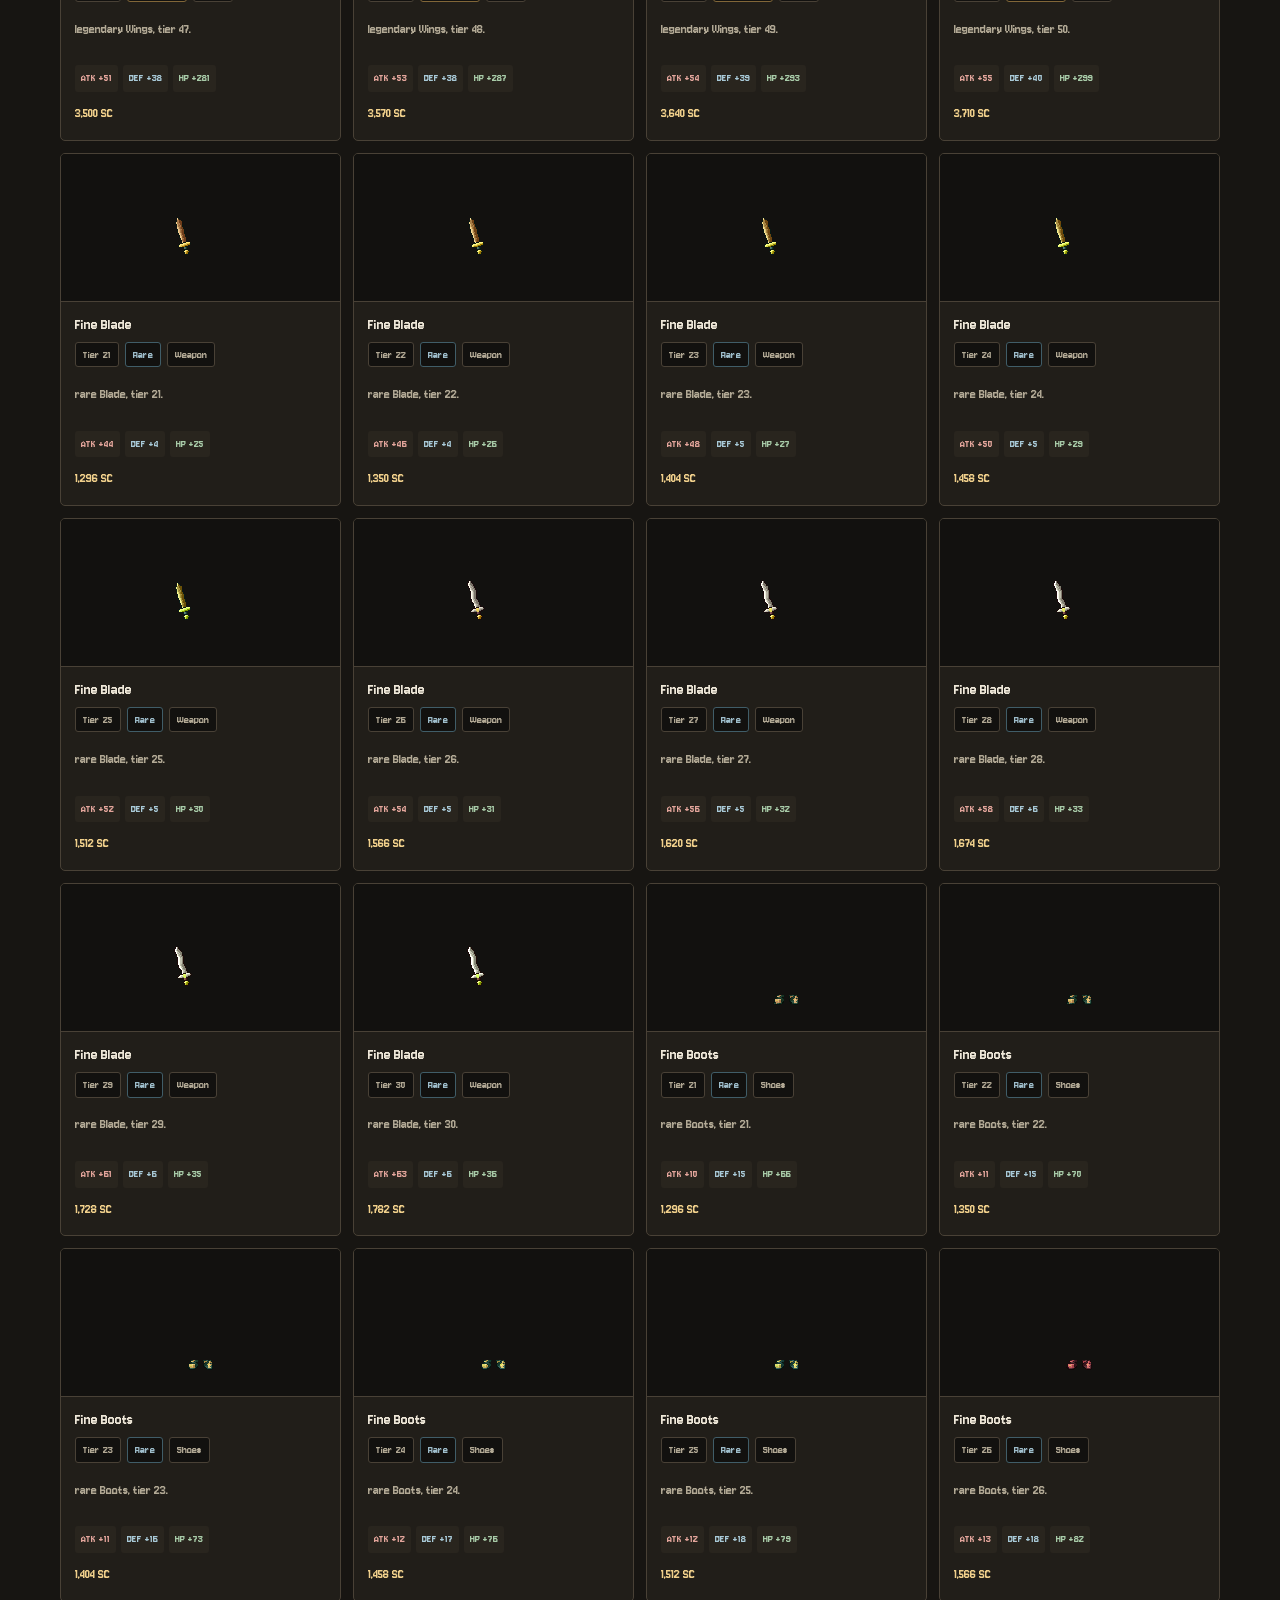
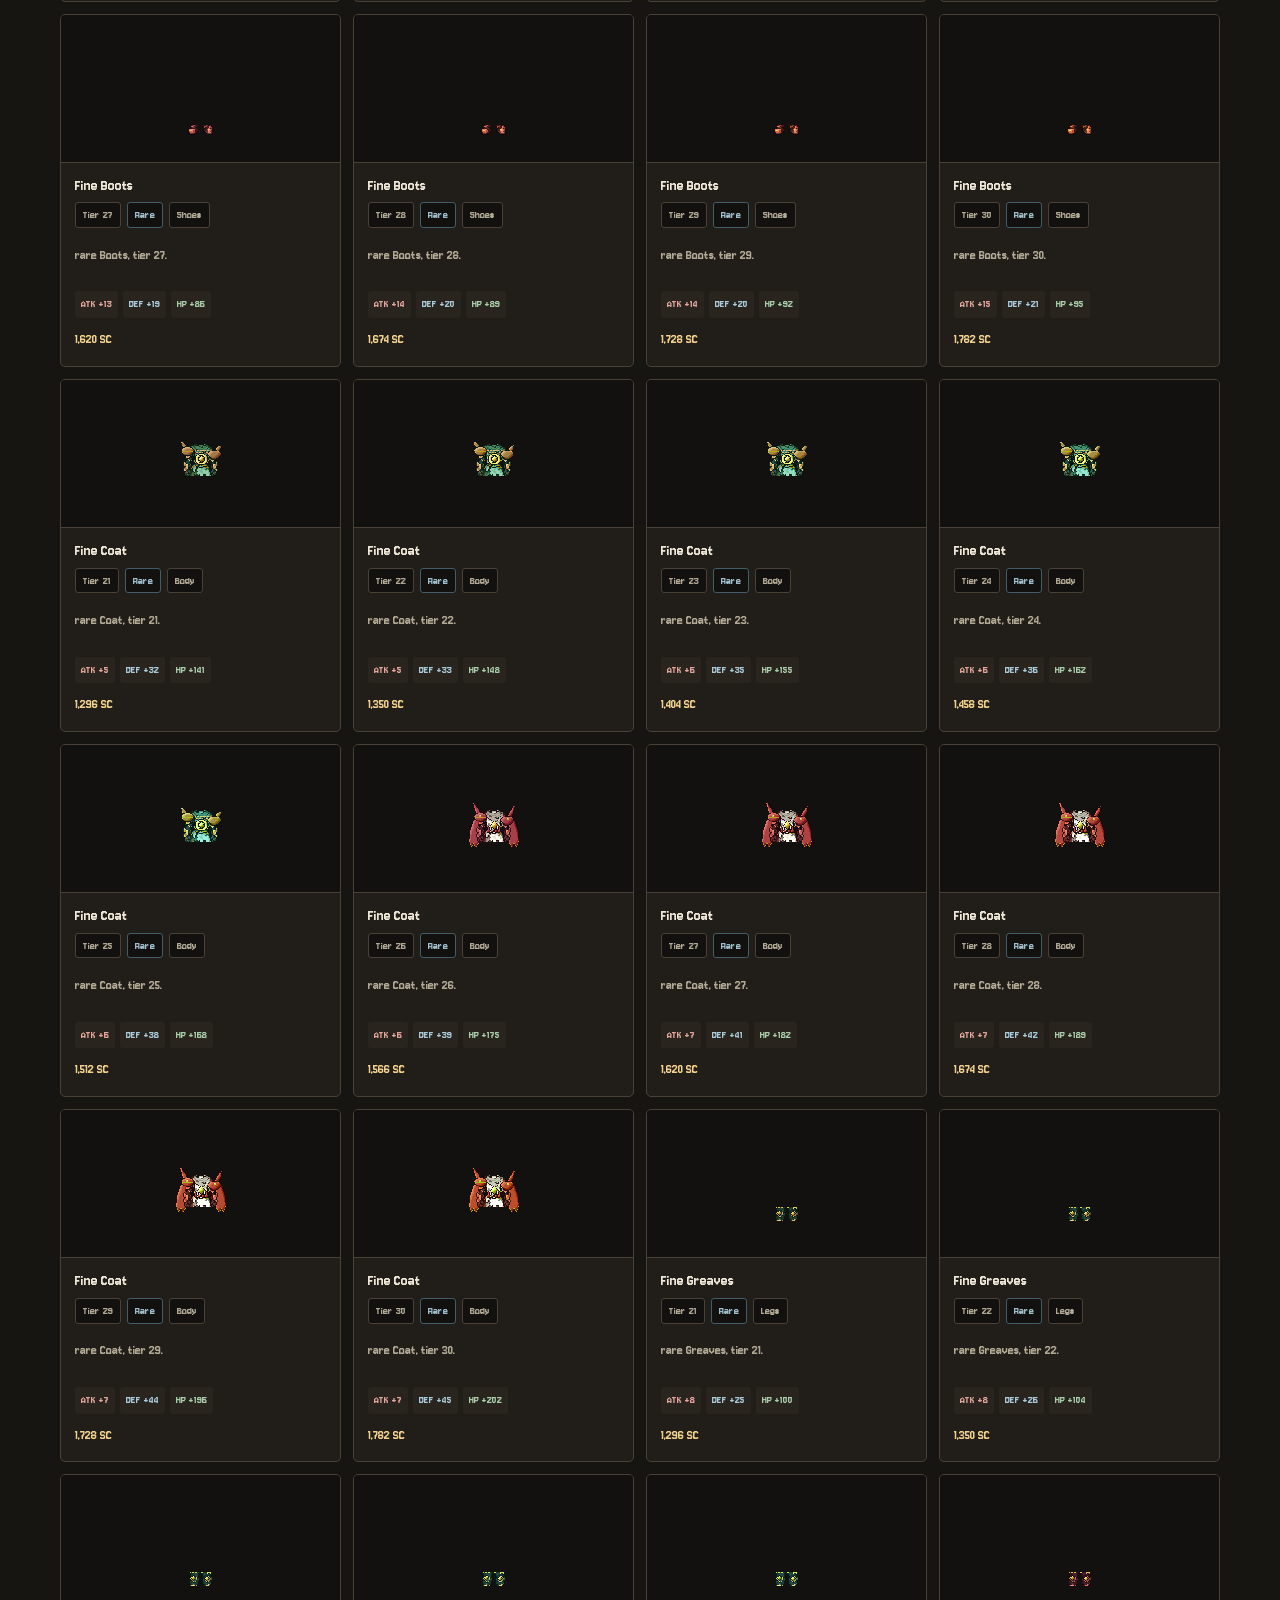
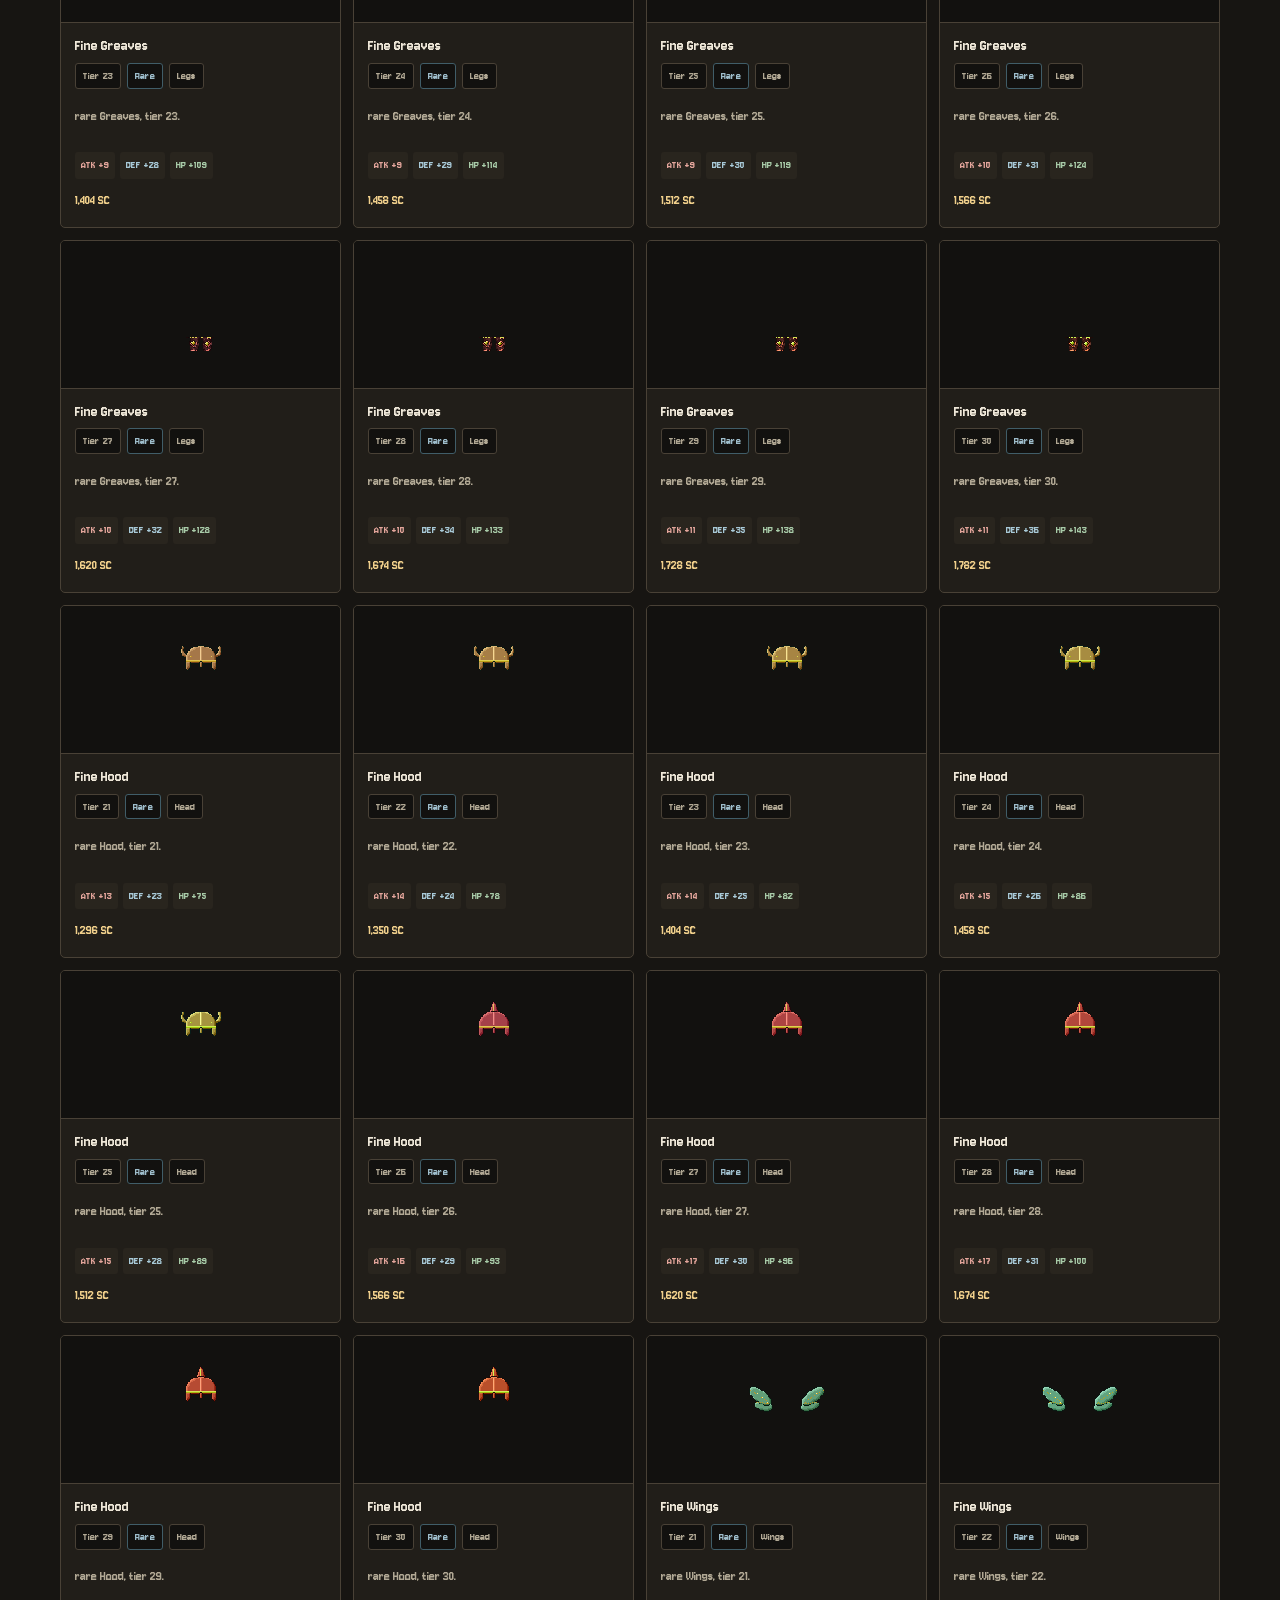
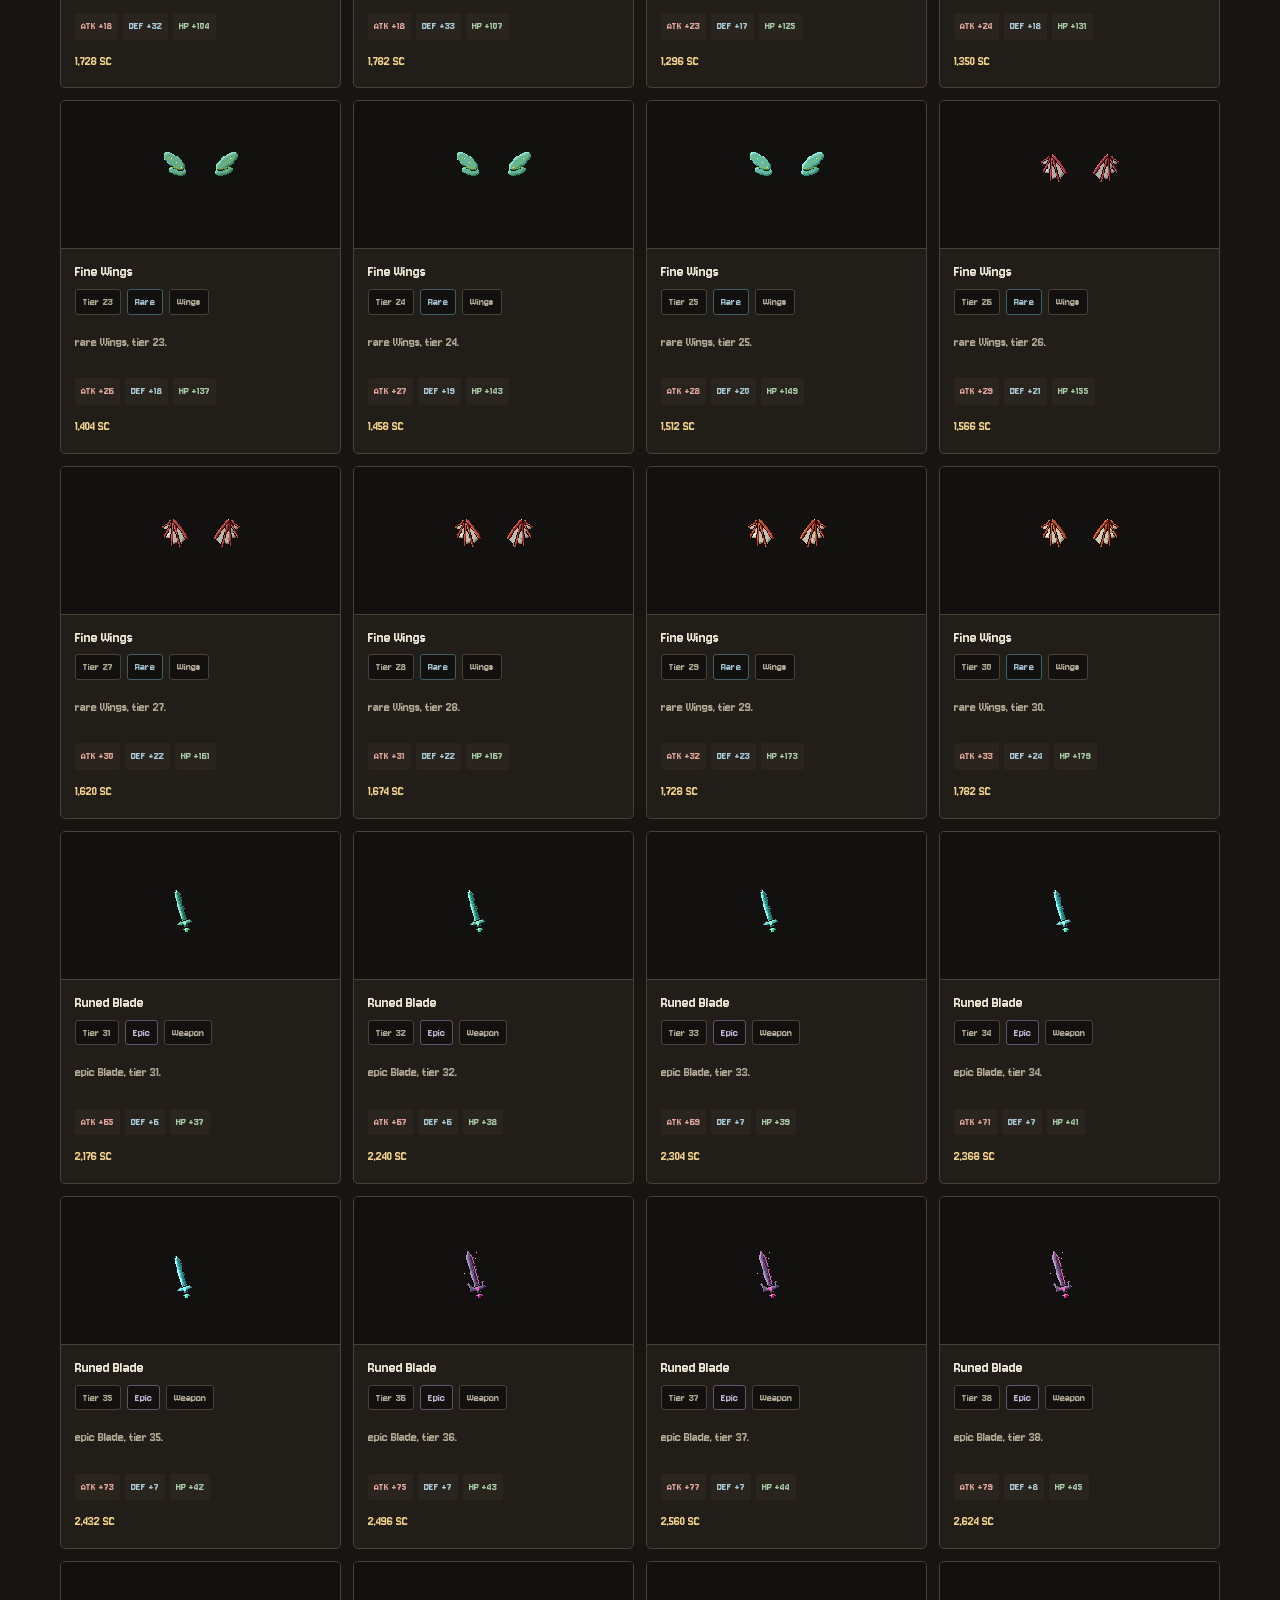
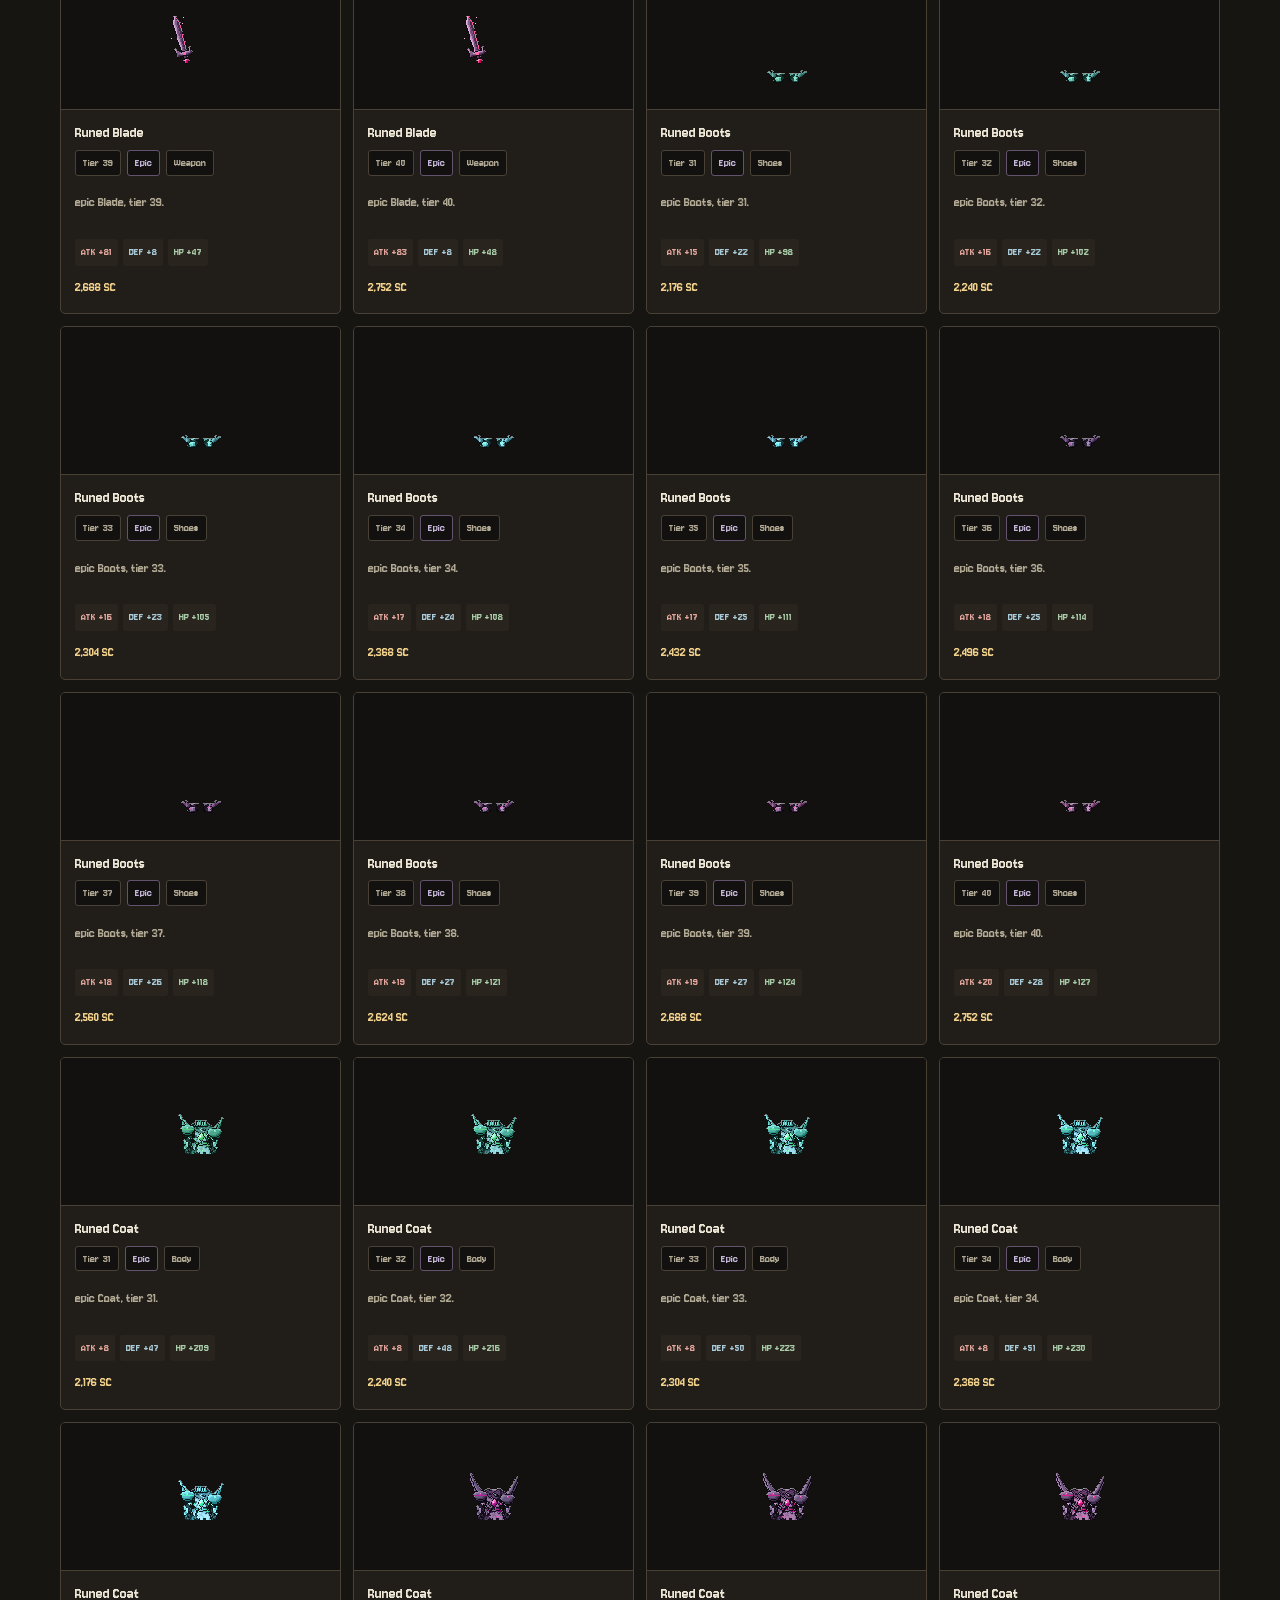
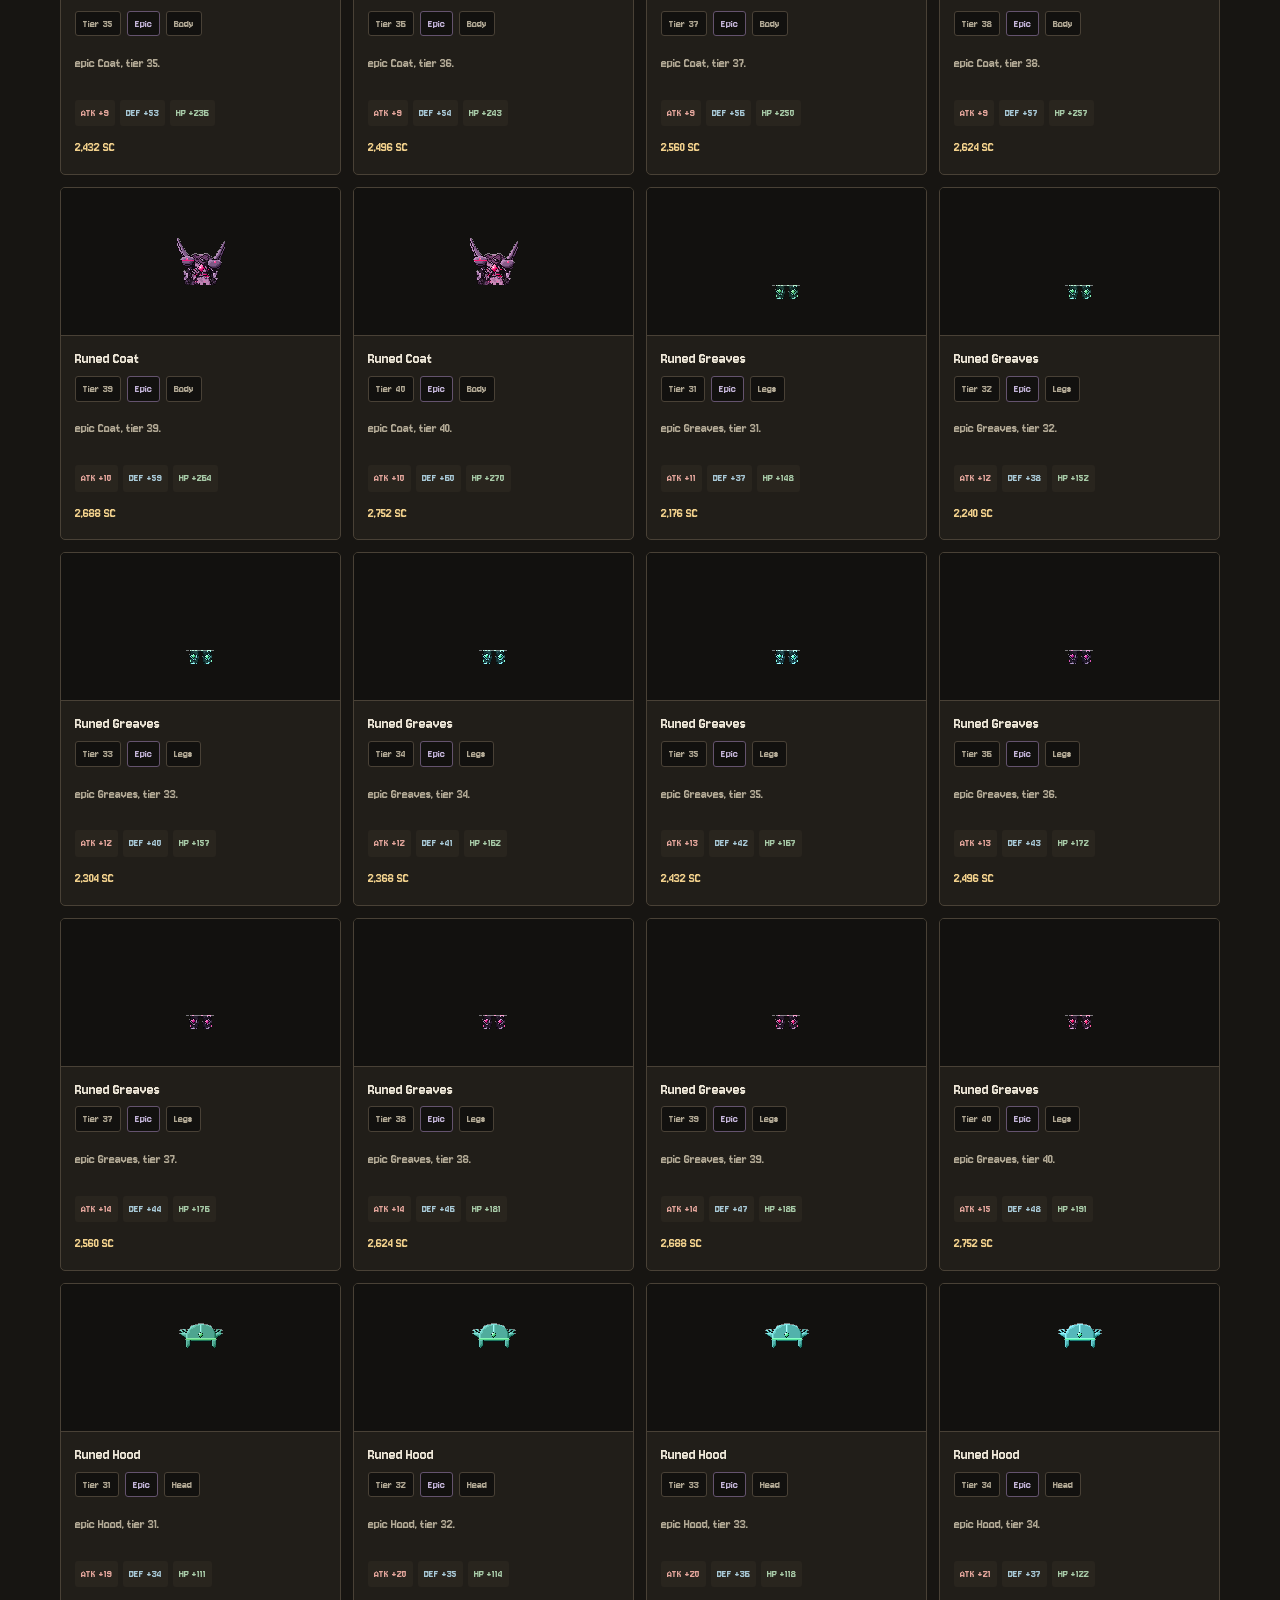
<file: items.html>
<!doctype html>
<html lang="en"><head><meta charset="utf-8"><meta name="viewport" content="width=device-width,initial-scale=1">
<title>Item Codex · Dungeon Strider</title><meta name="description" content="Search and filter the current Dungeon Strider equipment database by name, slot, rarity and tier."><meta name="theme-color" content="#171512">
<link rel="stylesheet" href="assets/site.css"></head><body>
<header class="site-header">
  <div class="brand-row">
    <div class="brand-mark" aria-hidden="true">DS</div>
    <div><p class="brand-name">DUNGEON STRIDER</p><p class="brand-tagline">Walk in the real world. Conquer the dungeon.</p></div>
  </div>
  <nav class="site-nav" aria-label="Main navigation"><a href="index.html">Home</a><a href="guide.html">How to Play</a><a href="items.html" aria-current="page">Item Codex</a><a href="dungeons.html">Dungeon Guide</a><a href="milestones.html">Milestones</a><a href="updates.html">Updates</a><a href="community.html">Community</a><a href="privacy.html">Privacy</a></nav>
</header>
<main class="page">
<section class="hero"><p class="eyebrow">Equipment archive</p><h1>Item Codex</h1><p class="lead">Explore the game's current equipment list. Compare tier, rarity, Step Coin price, and the ATK, DEF and HP bonuses before investing in an upgrade.</p><div class="hero-actions"><a class="button secondary" href="guide.html">How equipment works</a></div></section>
<div class="stats"><div class="stat"><strong id="catalog-total">300</strong><span>Equipment entries</span></div><div class="stat"><strong>6</strong><span>Equipment slots</span></div><div class="stat"><strong>50</strong><span>Current tiers per slot</span></div><div class="stat"><strong id="catalog-version">0.1.0</strong><span>Content catalog version</span></div></div>
<h2>Find equipment</h2><section class="panel"><div class="filters">
<div class="field"><label for="item-search">Search name or description</label><input id="item-search" type="search" placeholder="e.g. hood, wings, blade…" autocomplete="off"></div>
<div class="field"><label for="slot-filter">Equipment slot</label><select id="slot-filter"><option value="all">All slots</option></select></div>
<div class="field"><label for="rarity-filter">Rarity</label><select id="rarity-filter"><option value="all">All rarities</option></select></div>
<div class="field"><label for="tier-filter">Exact tier</label><input id="tier-filter" type="number" min="1" max="50" inputmode="numeric" placeholder="Any tier"></div>
</div><div class="result-line"><span id="items-count" aria-live="polite">Loading items…</span><div style="display:flex;align-items:center;gap:8px;flex-wrap:wrap"><label for="sort-filter" class="muted">Sort</label><select id="sort-filter" style="min-height:38px;padding:6px 9px;border:1px solid var(--line);border-radius:8px;background:#130f0d"><option value="name">Name</option><option value="tier-asc">Tier: low to high</option><option value="tier-desc">Tier: high to low</option><option value="price-asc">Price: low to high</option><option value="price-desc">Price: high to low</option><option value="atk-desc">Highest ATK</option></select><button type="button" id="reset-filters">Reset</button></div></div></section>
<div id="items-results" class="item-grid" style="margin-top:14px" aria-live="polite"><div class="empty-state">Loading the item catalog…</div></div>
<p class="muted" style="margin-top:16px">Item data and sprites are generated from the game’s <span class="kbd">src/data/step-rpg-items.json</span> file. Catalog prices are shown in Step Coins (SC).</p>
</main>
<footer class="site-footer"><span>Dungeon Strider · Updated: <u>10-15-26</u></span><div class="footer-links"><a href="privacy.html">Privacy Policy</a><a href="mailto:orayori@outlook.com">Contact</a><a href="https://github.com/Orayori/dungeon-strider-site">GitHub</a></div></footer>
<script src="assets/codex-data.js"></script><script src="assets/items.js"></script>
</body></html>
</file>
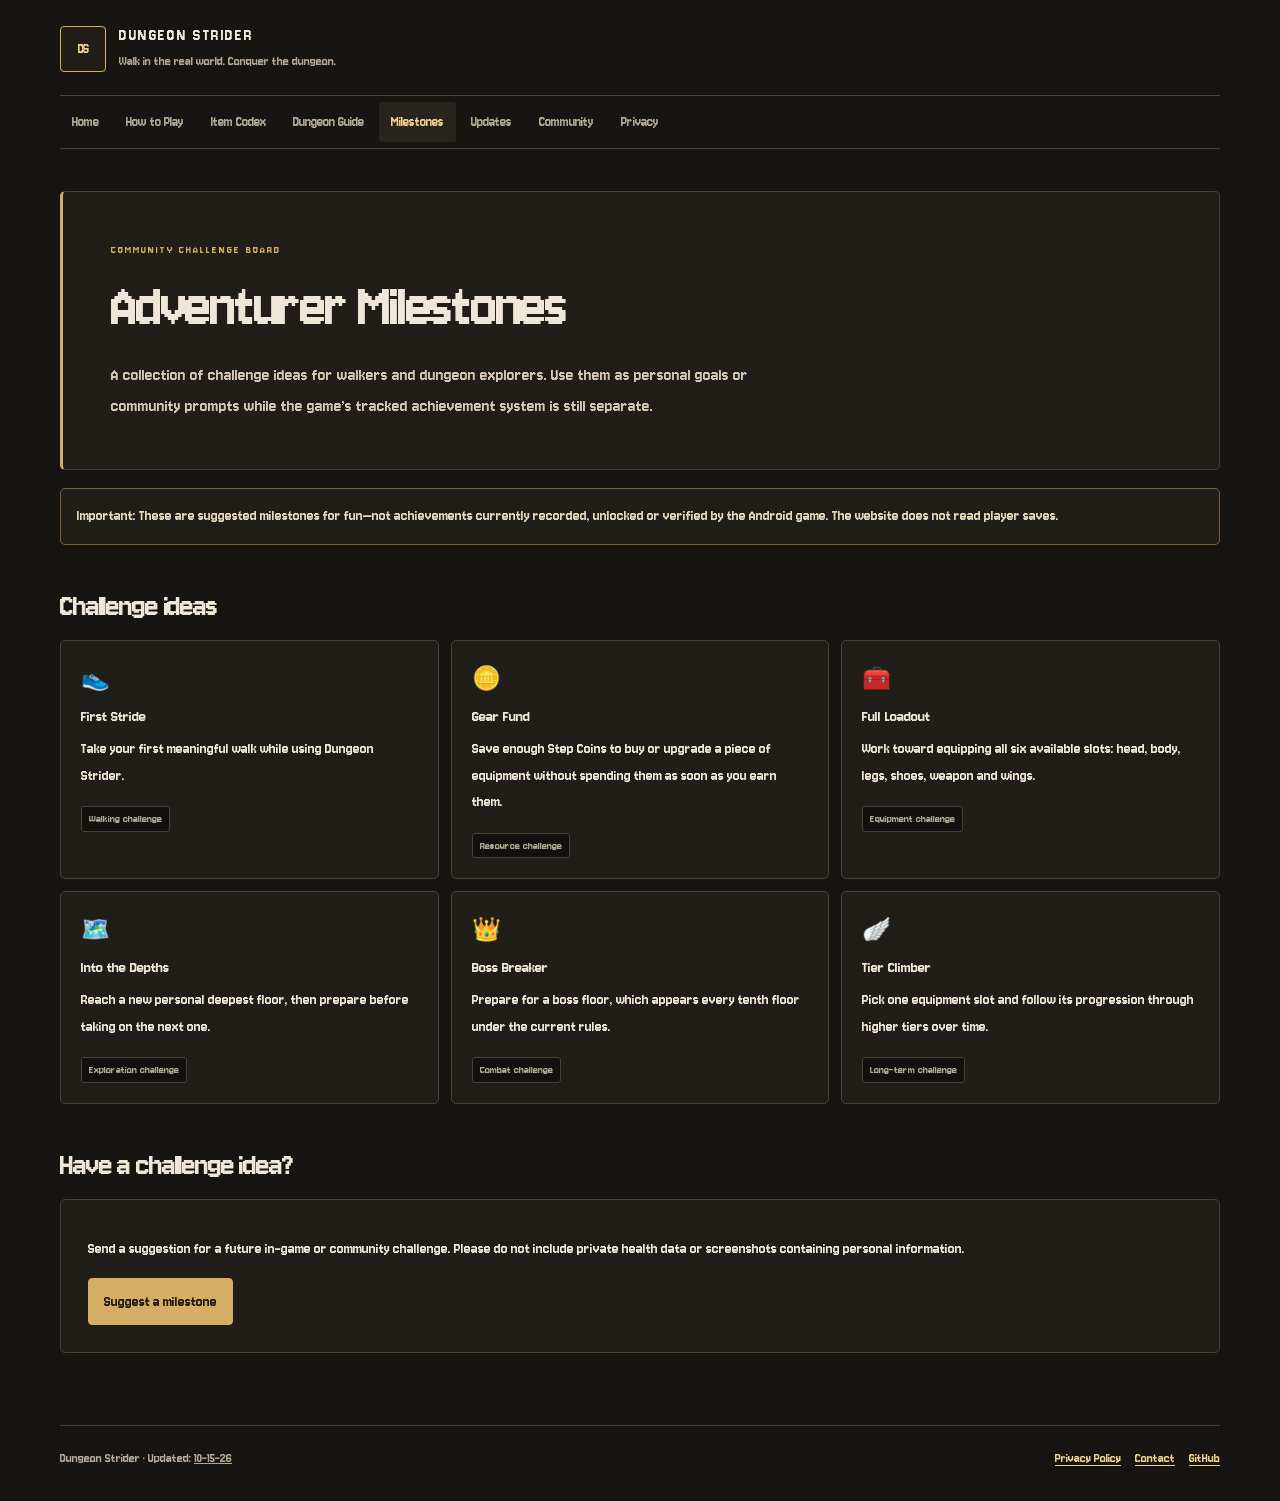
<file: milestones.html>
<!doctype html>
<html lang="en"><head><meta charset="utf-8"><meta name="viewport" content="width=device-width,initial-scale=1">
<title>Adventurer Milestones · Dungeon Strider</title><meta name="description" content="Optional community challenge ideas for Dungeon Strider; these are not live tracked achievements."><meta name="theme-color" content="#171512">
<link rel="stylesheet" href="assets/site.css"></head><body>
<header class="site-header">
  <div class="brand-row">
    <div class="brand-mark" aria-hidden="true">DS</div>
    <div><p class="brand-name">DUNGEON STRIDER</p><p class="brand-tagline">Walk in the real world. Conquer the dungeon.</p></div>
  </div>
  <nav class="site-nav" aria-label="Main navigation"><a href="index.html">Home</a><a href="guide.html">How to Play</a><a href="items.html">Item Codex</a><a href="dungeons.html">Dungeon Guide</a><a href="milestones.html" aria-current="page">Milestones</a><a href="updates.html">Updates</a><a href="community.html">Community</a><a href="privacy.html">Privacy</a></nav>
</header>
<main class="page">
<section class="hero"><p class="eyebrow">Community challenge board</p><h1>Adventurer Milestones</h1><p class="lead">A collection of challenge ideas for walkers and dungeon explorers. Use them as personal goals or community prompts while the game’s tracked achievement system is still separate.</p></section>
<div class="notice" style="margin-top:18px"><strong>Important:</strong> These are suggested milestones for fun—not achievements currently recorded, unlocked or verified by the Android game. The website does not read player saves.</div>
<h2>Challenge ideas</h2><div class="card-grid">
<article class="info-card"><div class="icon">👟</div><h3>First Stride</h3><p>Take your first meaningful walk while using Dungeon Strider.</p><span class="pill">Walking challenge</span></article>
<article class="info-card"><div class="icon">🪙</div><h3>Gear Fund</h3><p>Save enough Step Coins to buy or upgrade a piece of equipment without spending them as soon as you earn them.</p><span class="pill">Resource challenge</span></article>
<article class="info-card"><div class="icon">🧰</div><h3>Full Loadout</h3><p>Work toward equipping all six available slots: head, body, legs, shoes, weapon and wings.</p><span class="pill">Equipment challenge</span></article>
<article class="info-card"><div class="icon">🗺️</div><h3>Into the Depths</h3><p>Reach a new personal deepest floor, then prepare before taking on the next one.</p><span class="pill">Exploration challenge</span></article>
<article class="info-card"><div class="icon">👑</div><h3>Boss Breaker</h3><p>Prepare for a boss floor, which appears every tenth floor under the current rules.</p><span class="pill">Combat challenge</span></article>
<article class="info-card"><div class="icon">🪽</div><h3>Tier Climber</h3><p>Pick one equipment slot and follow its progression through higher tiers over time.</p><span class="pill">Long-term challenge</span></article>
</div><h2>Have a challenge idea?</h2><section class="panel"><p>Send a suggestion for a future in-game or community challenge. Please do not include private health data or screenshots containing personal information.</p><a class="button" href="mailto:orayori@outlook.com?subject=Dungeon%20Strider%20milestone%20idea">Suggest a milestone</a></section>
</main>
<footer class="site-footer"><span>Dungeon Strider · Updated: <u>10-15-26</u></span><div class="footer-links"><a href="privacy.html">Privacy Policy</a><a href="mailto:orayori@outlook.com">Contact</a><a href="https://github.com/Orayori/dungeon-strider-site">GitHub</a></div></footer>

</body></html>
</file>
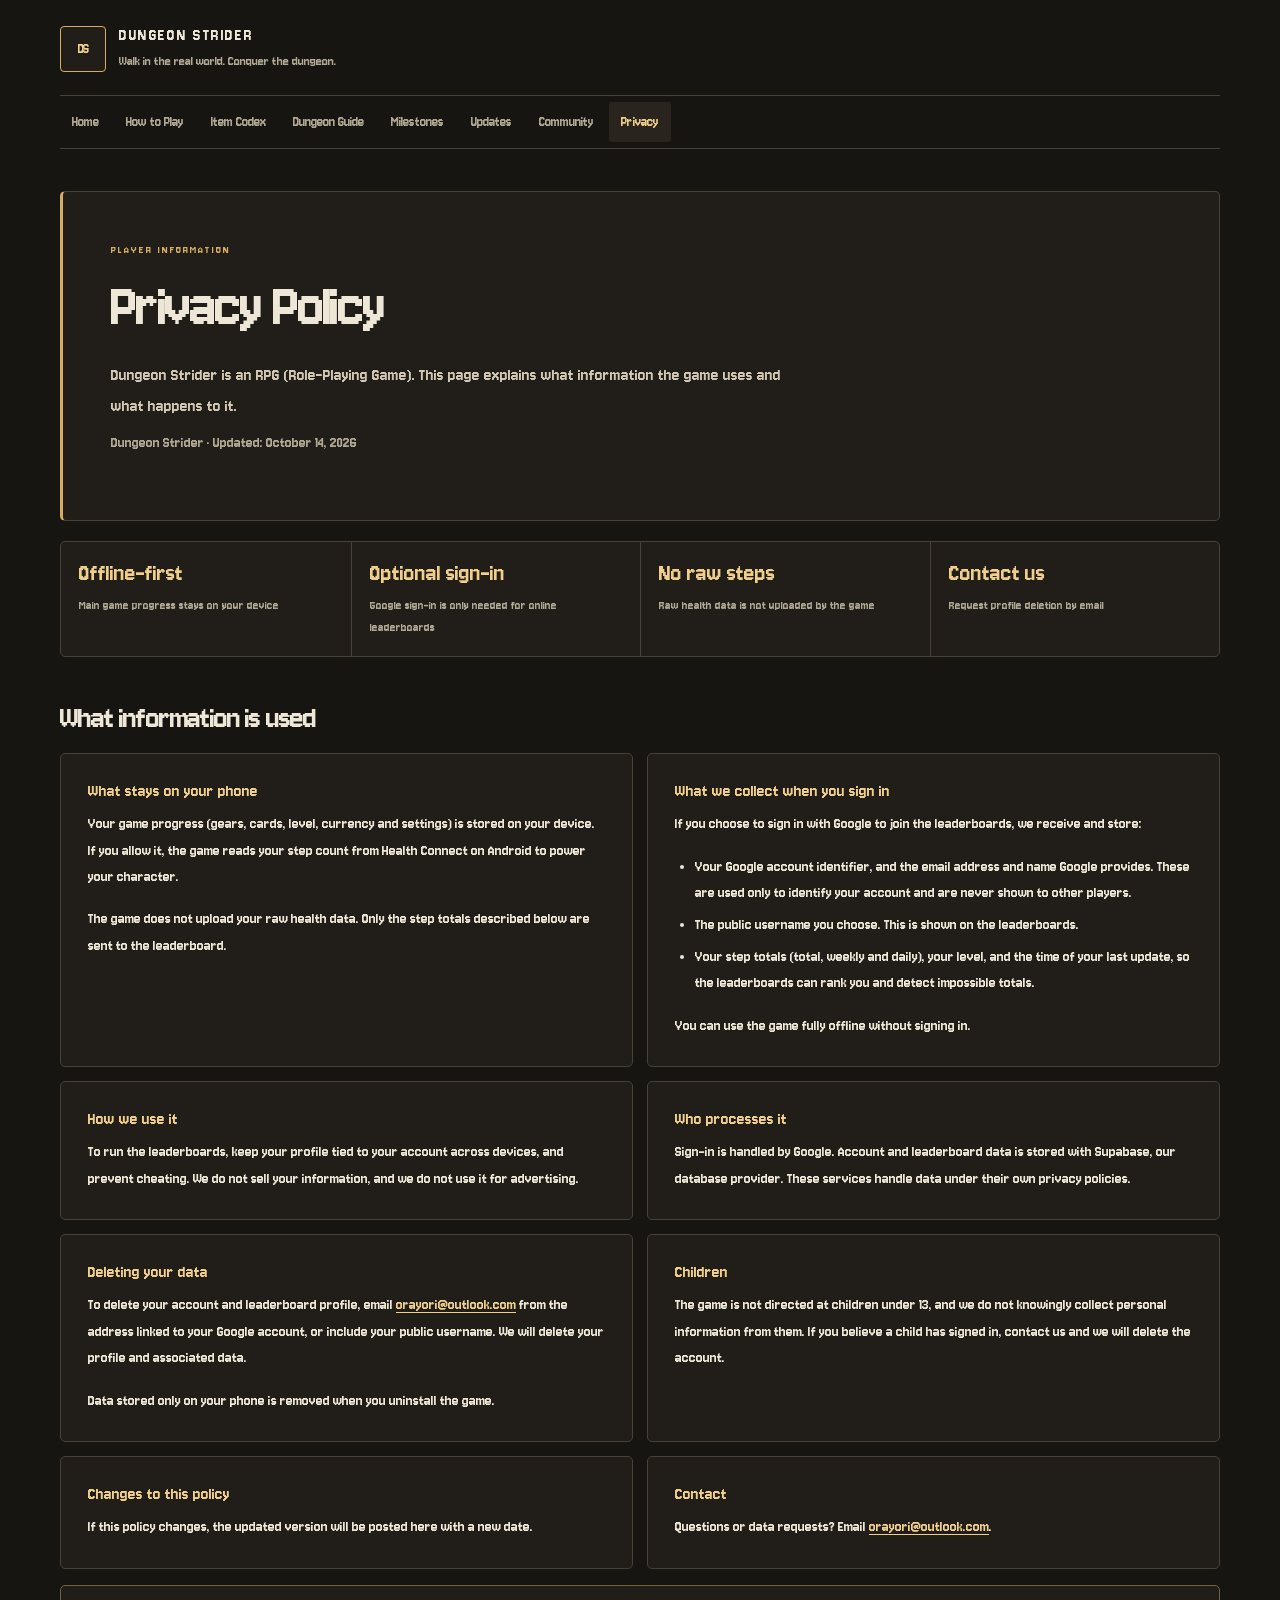
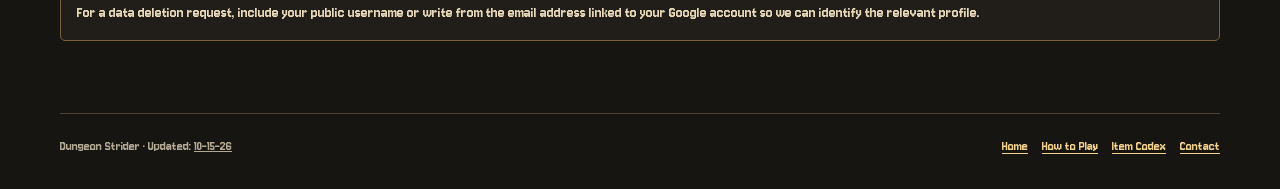
<file: privacy.html>
<!doctype html>
<html lang="en">
<head>
  <meta charset="utf-8">
  <meta name="viewport" content="width=device-width, initial-scale=1">
  <title>Privacy Policy · Dungeon Strider</title>
  <meta name="description" content="Learn what Dungeon Strider stores on your device and what information is used for optional online leaderboards.">
  <meta name="theme-color" content="#171512">
  <link rel="stylesheet" href="assets/site.css">
</head>
<body>
<header class="site-header">
  <div class="brand-row">
    <div class="brand-mark" aria-hidden="true">DS</div>
    <div>
      <p class="brand-name">DUNGEON STRIDER</p>
      <p class="brand-tagline">Walk in the real world. Conquer the dungeon.</p>
    </div>
  </div>
  <nav class="site-nav" aria-label="Main navigation">
    <a href="index.html">Home</a>
    <a href="guide.html">How to Play</a>
    <a href="items.html">Item Codex</a>
    <a href="dungeons.html">Dungeon Guide</a>
    <a href="milestones.html">Milestones</a>
    <a href="updates.html">Updates</a>
    <a href="community.html">Community</a>
    <a href="privacy.html" aria-current="page">Privacy</a>
  </nav>
</header>

<main class="page">
  <section class="hero">
    <p class="eyebrow">Player information</p>
    <h1>Privacy Policy</h1>
    <p class="lead">Dungeon Strider is an RPG (Role-Playing Game). This page explains what information the game uses and what happens to it.</p>
    <p class="muted">Dungeon Strider · Updated: October 14, 2026</p>
  </section>

  <div class="stats" aria-label="Privacy highlights">
    <div class="stat"><strong>Offline-first</strong><span>Main game progress stays on your device</span></div>
    <div class="stat"><strong>Optional sign-in</strong><span>Google sign-in is only needed for online leaderboards</span></div>
    <div class="stat"><strong>No raw steps</strong><span>Raw health data is not uploaded by the game</span></div>
    <div class="stat"><strong>Contact us</strong><span>Request profile deletion by email</span></div>
  </div>

  <h2>What information is used</h2>
  <div class="two-col policy-grid">
    <section class="panel policy-card">
      <h3>What stays on your phone</h3>
      <p>Your game progress (gears, cards, level, currency and settings) is stored on your device. If you allow it, the game reads your step count from Health Connect on Android to power your character.</p>
      <p>The game does not upload your raw health data. Only the step totals described below are sent to the leaderboard.</p>
    </section>
    <section class="panel policy-card">
      <h3>What we collect when you sign in</h3>
      <p>If you choose to sign in with Google to join the leaderboards, we receive and store:</p>
      <ul>
        <li>Your Google account identifier, and the email address and name Google provides. These are used only to identify your account and are never shown to other players.</li>
        <li>The public username you choose. This is shown on the leaderboards.</li>
        <li>Your step totals (total, weekly and daily), your level, and the time of your last update, so the leaderboards can rank you and detect impossible totals.</li>
      </ul>
      <p>You can use the game fully offline without signing in.</p>
    </section>
    <section class="panel policy-card">
      <h3>How we use it</h3>
      <p>To run the leaderboards, keep your profile tied to your account across devices, and prevent cheating. We do not sell your information, and we do not use it for advertising.</p>
    </section>
    <section class="panel policy-card">
      <h3>Who processes it</h3>
      <p>Sign-in is handled by <strong>Google</strong>. Account and leaderboard data is stored with <strong>Supabase</strong>, our database provider. These services handle data under their own privacy policies.</p>
    </section>
    <section class="panel policy-card">
      <h3>Deleting your data</h3>
      <p>To delete your account and leaderboard profile, email <a href="mailto:orayori@outlook.com">orayori@outlook.com</a> from the address linked to your Google account, or include your public username. We will delete your profile and associated data.</p>
      <p>Data stored only on your phone is removed when you uninstall the game.</p>
    </section>
    <section class="panel policy-card">
      <h3>Children</h3>
      <p>The game is not directed at children under 13, and we do not knowingly collect personal information from them. If you believe a child has signed in, contact us and we will delete the account.</p>
    </section>
    <section class="panel policy-card">
      <h3>Changes to this policy</h3>
      <p>If this policy changes, the updated version will be posted here with a new date.</p>
    </section>
    <section class="panel policy-card">
      <h3>Contact</h3>
      <p>Questions or data requests? Email <a href="mailto:orayori@outlook.com">orayori@outlook.com</a>.</p>
    </section>
  </div>
  <div class="notice" style="margin-top:16px">For a data deletion request, include your public username or write from the email address linked to your Google account so we can identify the relevant profile.</div>
</main>

<footer class="site-footer">
  <span>Dungeon Strider · Updated: <u>10-15-26</u></span>
  <div class="footer-links">
    <a href="index.html">Home</a>
    <a href="guide.html">How to Play</a>
    <a href="items.html">Item Codex</a>
    <a href="mailto:orayori@outlook.com">Contact</a>
  </div>
</footer>
</body>
</html>
</file>
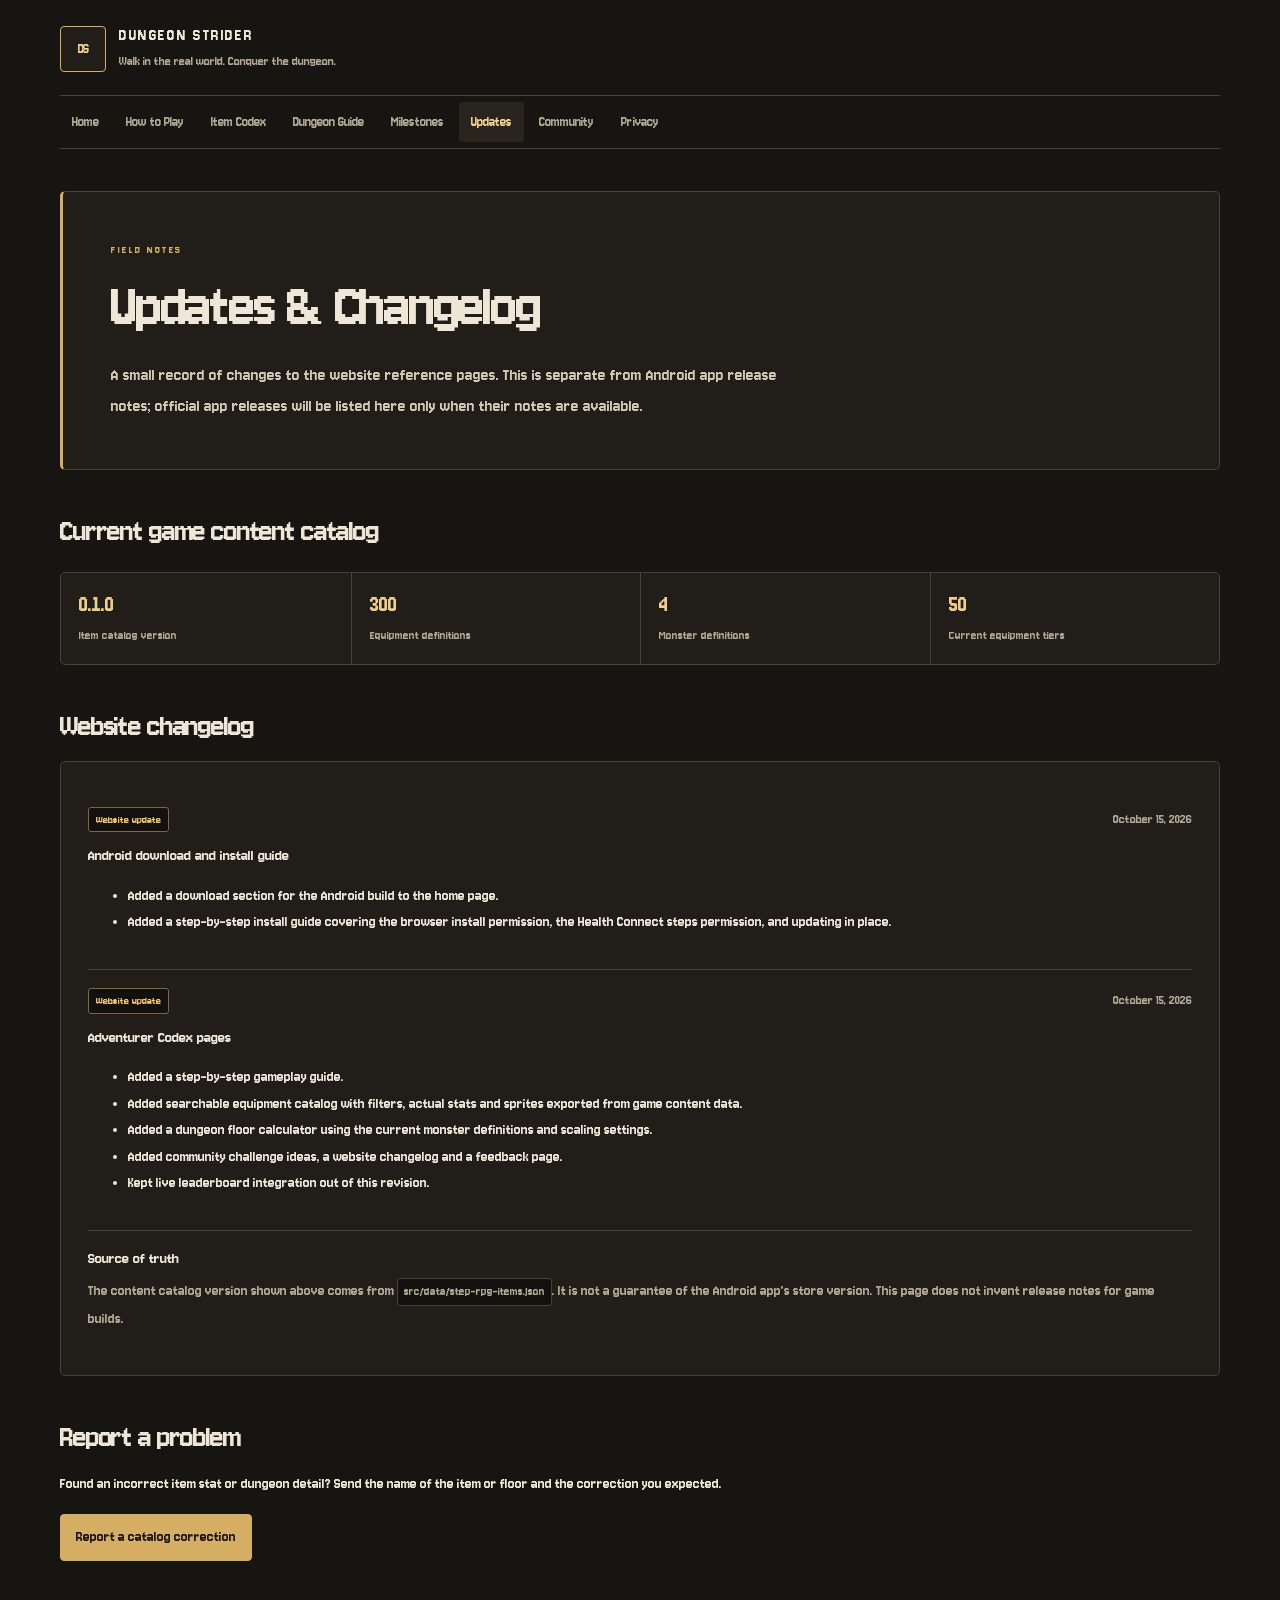
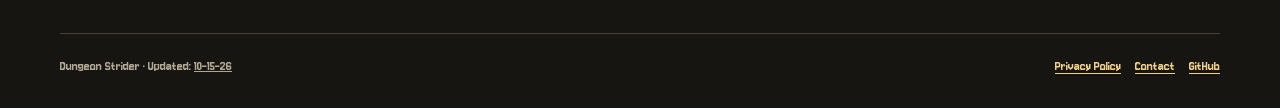
<file: updates.html>
<!doctype html>
<html lang="en"><head><meta charset="utf-8"><meta name="viewport" content="width=device-width,initial-scale=1">
<title>Updates & Changelog · Dungeon Strider</title><meta name="description" content="See the website codex revision and current source catalog version for Dungeon Strider."><meta name="theme-color" content="#171512">
<link rel="stylesheet" href="assets/site.css"></head><body>
<header class="site-header">
  <div class="brand-row">
    <div class="brand-mark" aria-hidden="true">DS</div>
    <div><p class="brand-name">DUNGEON STRIDER</p><p class="brand-tagline">Walk in the real world. Conquer the dungeon.</p></div>
  </div>
  <nav class="site-nav" aria-label="Main navigation"><a href="index.html">Home</a><a href="guide.html">How to Play</a><a href="items.html">Item Codex</a><a href="dungeons.html">Dungeon Guide</a><a href="milestones.html">Milestones</a><a href="updates.html" aria-current="page">Updates</a><a href="community.html">Community</a><a href="privacy.html">Privacy</a></nav>
</header>
<main class="page">
<section class="hero"><p class="eyebrow">Field notes</p><h1>Updates & Changelog</h1><p class="lead">A small record of changes to the website reference pages. This is separate from Android app release notes; official app releases will be listed here only when their notes are available.</p></section>
<h2>Current game content catalog</h2><div class="stats"><div class="stat"><strong id="update-version">0.1.0</strong><span>Item catalog version</span></div><div class="stat"><strong id="update-items">300</strong><span>Equipment definitions</span></div><div class="stat"><strong id="update-monsters">4</strong><span>Monster definitions</span></div><div class="stat"><strong>50</strong><span>Current equipment tiers</span></div></div>
<h2>Website changelog</h2><div class="panel"><article style="padding:4px 0 18px;border-bottom:1px solid var(--line)"><div class="result-line"><span class="pill rarity-legendary">Website update</span><time datetime="2026-10-15" class="muted">October 15, 2026</time></div><h3>Android download and install guide</h3><ul><li>Added a download section for the Android build to the home page.</li><li>Added a step-by-step install guide covering the browser install permission, the Health Connect steps permission, and updating in place.</li></ul></article><article style="padding:4px 0 18px;border-bottom:1px solid var(--line)"><div class="result-line"><span class="pill rarity-legendary">Website update</span><time datetime="2026-10-15" class="muted">October 15, 2026</time></div><h3>Adventurer Codex pages</h3><ul><li>Added a step-by-step gameplay guide.</li><li>Added searchable equipment catalog with filters, actual stats and sprites exported from game content data.</li><li>Added a dungeon floor calculator using the current monster definitions and scaling settings.</li><li>Added community challenge ideas, a website changelog and a feedback page.</li><li>Kept live leaderboard integration out of this revision.</li></ul></article><div style="padding-top:18px"><h3>Source of truth</h3><p class="muted">The content catalog version shown above comes from <span class="kbd">src/data/step-rpg-items.json</span>. It is not a guarantee of the Android app's store version. This page does not invent release notes for game builds.</p></div></div>
<h2>Report a problem</h2><p>Found an incorrect item stat or dungeon detail? Send the name of the item or floor and the correction you expected.</p><a class="button" href="mailto:orayori@outlook.com?subject=Dungeon%20Strider%20website%20correction">Report a catalog correction</a>
</main>
<footer class="site-footer"><span>Dungeon Strider · Updated: <u>10-15-26</u></span><div class="footer-links"><a href="privacy.html">Privacy Policy</a><a href="mailto:orayori@outlook.com">Contact</a><a href="https://github.com/Orayori/dungeon-strider-site">GitHub</a></div></footer>
<script src="assets/codex-data.js"></script><script>document.getElementById("update-version").textContent = window.DS_CODEX?.contentVersion || "unknown"; document.getElementById("update-items").textContent = (window.DS_CODEX?.items || []).length.toLocaleString(); document.getElementById("update-monsters").textContent = (window.DS_CODEX?.monsters || []).length.toLocaleString();</script>
</body></html>
</file>
<file: assets/site.css>
@charset "UTF-8";

@font-face {
  font-family: "Jersey 10";
  src: url("fonts/Jersey10-Regular.ttf") format("truetype");
  font-style: normal;
  font-weight: 400;
  font-display: swap;
}

/* Dungeon Strider — quiet stone-and-torch design system */
:root {
  color-scheme: dark;
  --bg: #171512;
  --surface: #211e19;
  --surface-raised: #29251e;
  --surface-deep: #12110f;
  --text: #eee7d8;
  --muted: #b1a894;
  --accent: #d5ad63;
  --accent-strong: #f0cf8b;
  --line: #494136;
  --line-soft: #332e26;
  --success: #9dc6a0;
  --info: #9ebdcb;
  --warning: #d5ad63;
  --danger: #d6a092;
  --radius: 5px;
  font-family: "Jersey 10", "Trebuchet MS", "Segoe UI", system-ui, sans-serif;
  font-synthesis: none;
  text-rendering: optimizeLegibility;
}
* { box-sizing: border-box; }
html { background: var(--bg); scroll-behavior: smooth; }
body {
  margin: 0;
  min-height: 100vh;
  background: var(--bg);
  color: var(--text);
  font-size: 16px;
  line-height: 1.65;
}
a { color: var(--accent-strong); text-decoration-thickness: 1px; text-underline-offset: 3px; }
a:hover { color: #fff0c9; }
button, input, select { font: inherit; }
button, select, input { color: var(--text); }
button, .button {
  display: inline-flex;
  align-items: center;
  justify-content: center;
  gap: .5rem;
  min-height: 42px;
  padding: .58rem .95rem;
  border: 1px solid var(--accent);
  border-radius: 4px;
  background: var(--accent);
  color: #21190e;
  cursor: pointer;
  text-decoration: none;
  font-weight: 700;
  transition: background-color .18s ease, border-color .18s ease, transform .18s ease;
}
button:hover, .button:hover { background: var(--accent-strong); border-color: var(--accent-strong); color: #21190e; }
button:active, .button:active { transform: translateY(1px); }
button:focus-visible, a:focus-visible, input:focus-visible, select:focus-visible {
  outline: 2px solid var(--accent-strong);
  outline-offset: 3px;
}
.site-header, .page, .site-footer { width: min(1160px, calc(100% - 40px)); margin-inline: auto; }
.site-header { padding: 25px 0 0; }
.brand-row { display: flex; align-items: center; gap: 13px; }
.brand-mark {
  display: grid;
  place-items: center;
  width: 46px;
  height: 46px;
  flex: 0 0 46px;
  border: 1px solid var(--accent);
  border-radius: 4px;
  background: var(--surface);
  color: var(--accent-strong);
  font-size: 15px;
  font-weight: 800;
  letter-spacing: -.04em;
}
.brand-name {
  margin: 0;
  color: var(--text);
  font-size: 1.12rem;
  line-height: 1.25;
  letter-spacing: .09em;
  font-weight: 800;
}
.brand-tagline { margin: 3px 0 0; color: var(--muted); font-size: .88rem; }
.site-nav {
  display: flex;
  flex-wrap: wrap;
  gap: 3px;
  margin: 21px 0 0;
  padding: 6px 0;
  border-top: 1px solid var(--line);
  border-bottom: 1px solid var(--line);
}
.site-nav a {
  padding: 8px 12px;
  border-radius: 3px;
  color: var(--muted);
  text-decoration: none;
  font-size: .91rem;
  font-weight: 650;
  transition: color .18s ease, background-color .18s ease;
}
.site-nav a:hover, .site-nav a[aria-current="page"] { background: var(--surface-raised); color: var(--accent-strong); }
.page { padding: 42px 0 72px; }
.hero {
  position: relative;
  padding: clamp(24px, 4.5vw, 48px);
  border: 1px solid var(--line);
  border-left: 3px solid var(--accent);
  border-radius: var(--radius);
  background: var(--surface);
}
.eyebrow {
  margin: 0 0 9px;
  color: var(--accent);
  font-size: .76rem;
  letter-spacing: .16em;
  text-transform: uppercase;
  font-weight: 800;
}
h1, h2, h3 { line-height: 1.2; text-wrap: balance; }
h1, h2 { letter-spacing: -.035em; }
h1 { max-width: 850px; margin: 0; font-size: clamp(2.2rem, 5.5vw, 4rem); font-weight: 800; }
h2 { margin: 42px 0 14px; font-size: clamp(1.5rem, 3vw, 2.05rem); font-weight: 750; }
h3 { margin: 0 0 7px; font-size: 1.06rem; font-weight: 750; }
p { margin: .55rem 0 1rem; }
.lead { max-width: 700px; margin: 15px 0 0; color: #d1c7b3; font-size: clamp(1rem, 1.7vw, 1.15rem); }
.muted, .dim { color: var(--muted); }
.hero-actions { display: flex; flex-wrap: wrap; gap: 10px; margin-top: 24px; position: relative; z-index: 1; }
.button.secondary { background: transparent; border-color: var(--line); color: var(--text); }
.button.secondary:hover { background: var(--surface-raised); border-color: var(--accent); color: var(--accent-strong); }
.stats { display: grid; grid-template-columns: repeat(4, minmax(0, 1fr)); gap: 0; margin: 20px 0 0; border: 1px solid var(--line); border-radius: var(--radius); background: var(--surface); }
.stat { min-width: 0; padding: 17px 18px; }
.stat + .stat { border-left: 1px solid var(--line); }
.stat strong { display: block; color: var(--accent-strong); font-size: 1.55rem; line-height: 1.2; font-variant-numeric: tabular-nums; }
.stat span { display: block; margin-top: 6px; color: var(--muted); font-size: .84rem; }
.card-grid { display: grid; grid-template-columns: repeat(3, minmax(0, 1fr)); gap: 12px; }
.info-card { padding: 20px; border: 1px solid var(--line); border-radius: var(--radius); background: var(--surface); }
.info-card p:last-child { margin-bottom: 0; }
.info-card .icon { color: var(--accent); font-size: 1.45rem; margin-bottom: 8px; }
.panel { padding: clamp(18px, 2.8vw, 27px); border: 1px solid var(--line); border-radius: var(--radius); background: var(--surface); }
.two-col { display: grid; grid-template-columns: repeat(2, minmax(0, 1fr)); gap: 14px; }
.three-col { display: grid; grid-template-columns: repeat(3, minmax(0, 1fr)); gap: 14px; }
.filters { display: grid; grid-template-columns: minmax(210px, 1.8fr) repeat(3, minmax(135px, 1fr)); gap: 12px; align-items: end; margin: 22px 0; }
.field label { display: block; margin: 0 0 6px; color: var(--muted); font-size: .83rem; font-weight: 700; }
.field input, .field select, input, select {
  width: 100%;
  min-height: 43px;
  padding: 9px 11px;
  border: 1px solid var(--line);
  border-radius: 4px;
  background: var(--surface-deep);
}
.result-line { display: flex; align-items: center; justify-content: space-between; flex-wrap: wrap; gap: 12px; margin: 14px 0; color: var(--muted); font-size: .9rem; }
.item-grid { display: grid; grid-template-columns: repeat(4, minmax(0, 1fr)); gap: 12px; }
.item-card {
  display: flex;
  flex-direction: column;
  min-width: 0;
  overflow: hidden;
  border: 1px solid var(--line);
  border-radius: var(--radius);
  background: var(--surface);
  transition: border-color .18s ease, background-color .18s ease;
}
.item-card:hover { border-color: var(--accent); background: var(--surface-raised); }
.item-card .art {
  display: grid;
  place-items: center;
  min-height: 148px;
  padding: 14px;
  background: var(--surface-deep);
  border-bottom: 1px solid var(--line);
}
.item-card img, .monster-art { width: 104px; height: 104px; object-fit: contain; image-rendering: pixelated; }
.item-card .item-content { display: flex; flex-direction: column; flex: 1; padding: 14px; }
.item-card h3 { font-size: .98rem; }
.item-meta { display: flex; align-items: center; flex-wrap: wrap; gap: 6px; margin: 0 0 8px; }
.pill { display: inline-flex; align-items: center; border: 1px solid var(--line); border-radius: 3px; padding: 2px 7px; background: var(--surface-deep); color: var(--muted); font-size: .74rem; font-weight: 700; }
.rarity-common { color: #d4cbb9; }
.rarity-uncommon { color: var(--success); border-color: #45634a; }
.rarity-rare { color: var(--info); border-color: #405d68; }
.rarity-epic { color: #c3b4d8; border-color: #64536e; }
.rarity-legendary { color: #f0c36b; border-color: #816638; }
.rarity-mythic { color: #e4a39b; border-color: #80524d; }
.item-desc { color: var(--muted); font-size: .86rem; flex: 1; }
.item-stats { display: flex; flex-wrap: wrap; gap: 5px; margin-top: 8px; }
.stat-chip { border-radius: 3px; padding: 3px 6px; background: var(--surface-raised); font-size: .78rem; }
.stat-chip.atk { color: #e3a59b; }
.stat-chip.def { color: #a8c9d7; }
.stat-chip.hp { color: #a8cba8; }
.price { margin-top: 10px; color: var(--accent-strong); font-size: .9rem; font-weight: 800; }
.empty-state { padding: 42px 16px; border: 1px dashed var(--line); border-radius: var(--radius); text-align: center; color: var(--muted); }
.monster-card { display: grid; grid-template-columns: 92px minmax(0, 1fr); gap: 14px; align-items: center; padding: 16px; border: 1px solid var(--line); border-radius: var(--radius); background: var(--surface); }
.monster-art-wrap { display: grid; place-items: center; min-height: 90px; border: 1px solid var(--line-soft); border-radius: 3px; background: var(--surface-deep); }
.monster-art { width: 80px; height: 80px; }
.monster-card p { margin: 0; color: var(--muted); font-size: .88rem; }
.monster-stats { display: flex; flex-wrap: wrap; gap: 6px; margin-top: 8px; }
.formula { overflow-x: auto; padding: 14px; border: 1px solid var(--line); border-radius: 4px; background: var(--surface-deep); color: var(--accent-strong); font: inherit; font-size: .9rem; line-height: 1.7; }
.callout { border-left: 3px solid var(--accent); padding: 13px 16px; background: var(--surface-raised); color: #d8cbb4; border-radius: 0 4px 4px 0; }
.notice { border: 1px solid #76603a; border-radius: var(--radius); background: var(--surface); padding: 14px 16px; color: #e5d7b8; }
.list-clean { list-style: none; padding: 0; margin: 0; }
.list-clean li { display: flex; gap: 10px; padding: 11px 0; border-bottom: 1px solid var(--line-soft); }
.list-clean li:last-child { border-bottom: 0; }
.check-icon { color: var(--accent); font-weight: 900; }
.site-footer { display: flex; flex-wrap: wrap; align-items: center; justify-content: space-between; gap: 12px; padding: 22px 0 30px; border-top: 1px solid var(--line); color: var(--muted); font-size: .86rem; }
.footer-links { display: flex; flex-wrap: wrap; gap: 14px; }
.kbd { display: inline-block; padding: 2px 6px; border: 1px solid var(--line); border-radius: 3px; background: var(--surface-deep); font: inherit; font-size: .8rem; color: var(--muted); }
.policy-card h3 { color: var(--accent-strong); font-size: 1.12rem; }
.policy-card p:last-child { margin-bottom: 0; }
.policy-card ul { padding-left: 1.25rem; }
.policy-card li { margin: .35rem 0; }

@media (max-width: 900px) {
  .item-grid { grid-template-columns: repeat(3, minmax(0, 1fr)); }
  .card-grid, .three-col { grid-template-columns: repeat(2, minmax(0, 1fr)); }
  .filters { grid-template-columns: repeat(2, minmax(0, 1fr)); }
  .stats { grid-template-columns: repeat(2, minmax(0, 1fr)); }
  .stat:nth-child(3) { border-left: 0; border-top: 1px solid var(--line); }
  .stat:nth-child(4) { border-top: 1px solid var(--line); }
}
@media (max-width: 620px) {
  .site-header, .page, .site-footer { width: calc(100% - 24px); }
  .site-header { padding-top: 15px; }
  .site-nav { gap: 2px; margin-top: 16px; padding: 6px 0; }
  .site-nav a { padding: 7px 9px; font-size: .84rem; }
  .page { padding-top: 23px; padding-bottom: 48px; }
  .hero { padding: 23px 19px; }
  h1 { font-size: clamp(2rem, 9vw, 3rem); }
  h2 { margin-top: 33px; }
  .stats { grid-template-columns: repeat(2, minmax(0, 1fr)); }
  .stat { padding: 13px; }
  .stat:nth-child(odd) { border-left: 0; }
  .stat:nth-child(even) { border-left: 1px solid var(--line); }
  .stat:nth-child(3), .stat:nth-child(4) { border-top: 1px solid var(--line); }
  .item-grid { grid-template-columns: repeat(2, minmax(0, 1fr)); gap: 8px; }
  .item-card .art { min-height: 112px; }
  .item-card img { width: 82px; height: 82px; }
  .item-card .item-content { padding: 10px; }
  .filters, .two-col, .three-col, .card-grid { grid-template-columns: 1fr; }
  .monster-card { grid-template-columns: 74px minmax(0, 1fr); padding: 11px; gap: 10px; }
  .monster-art { width: 66px; height: 66px; }
  .site-footer { align-items: flex-start; flex-direction: column; }
}
@media (prefers-reduced-motion: reduce) {
  html { scroll-behavior: auto; }
  *, *::before, *::after { transition-duration: .01ms !important; animation-duration: .01ms !important; animation-iteration-count: 1 !important; }
}


/* Support link: a restrained torch-gold accent within the dungeon palette. */
.coffee-button {
  border-color: var(--accent);
  background: var(--accent);
  color: #171512;
  font-weight: 700;
}
.coffee-button:hover {
  background: var(--accent-strong);
  border-color: var(--accent-strong);
  color: #171512;
}
</file>
